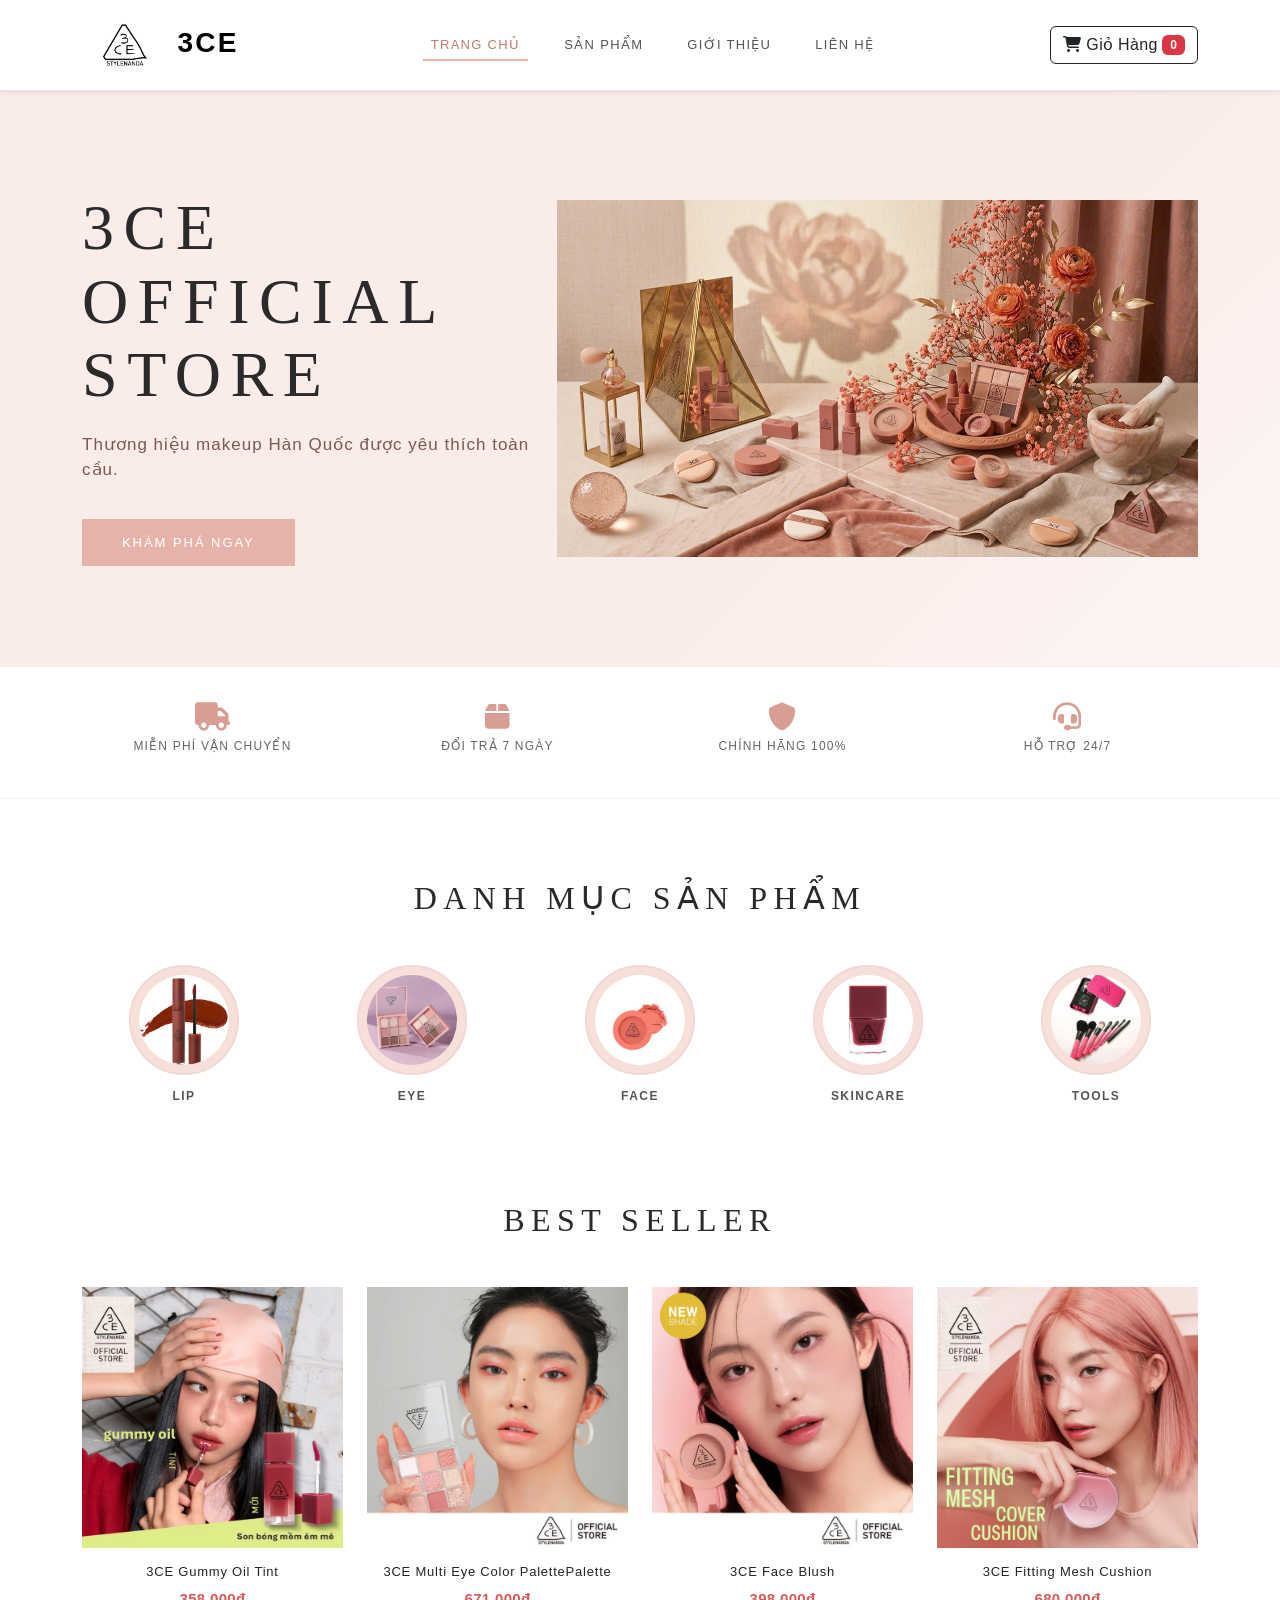
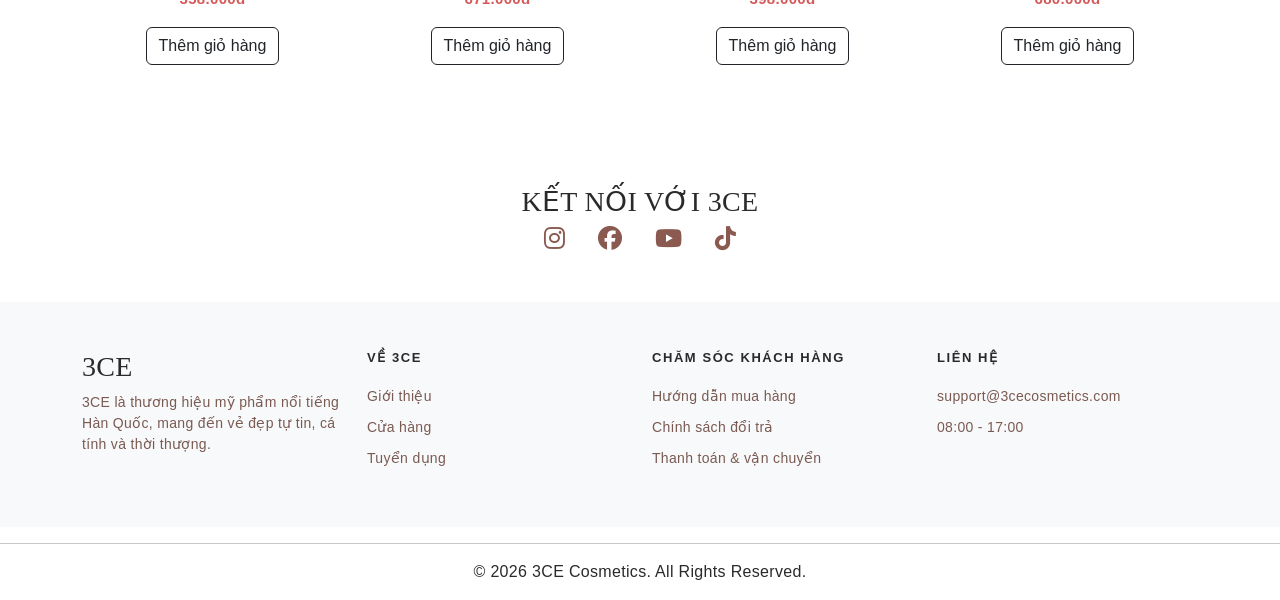
<file: index.html>
<!DOCTYPE html>
<html lang="vi">
<head>
<meta charset="UTF-8">
<meta name="viewport" content="width=device-width, initial-scale=1.0">

<title>3CE Cosmetics</title>

<link href="https://cdn.jsdelivr.net/npm/bootstrap@5.3.3/dist/css/bootstrap.min.css" rel="stylesheet">
<link rel="stylesheet" href="css/style.css">

<link rel="stylesheet"
href="https://cdnjs.cloudflare.com/ajax/libs/font-awesome/6.5.1/css/all.min.css">

</head>
<body>

<!-- NAVBAR -->

<nav class="navbar navbar-expand-lg bg-white shadow-sm">
<div class="container">

<a class="navbar-brand" href="#">
<img src="assets/logo.jpg"alt="3CE"  style="height:48px;"> <span class="fw-bold">3CE</span>
</a>

<button class="navbar-toggler"
data-bs-toggle="collapse"
data-bs-target="#menu">
<span class="navbar-toggler-icon"></span>
</button>

<div class="collapse navbar-collapse" id="menu">

<ul class="navbar-nav mx-auto">

<li class="nav-item">
<a class="nav-link active" href="index.html">
Trang Chủ
</a>
</li>

<li class="nav-item">
<a class="nav-link" href="html/san-pham.html">
Sản Phẩm
</a>
</li>

<li class="nav-item">
<a class="nav-link" href="html/gioi-thieu.html">
Giới Thiệu
</a>
</li>

<li class="nav-item">
<a class="nav-link" href="html/lien-he.html">
Liên Hệ
</a>
</li>

</ul>

<a href="#" class="btn btn-outline-dark" onclick="openCart();return false;">
<i class="fa-solid fa-cart-shopping"></i> Giỏ Hàng
<span class="badge bg-danger" id="cartCount">0</span>
</a>

</div>

</div>
</nav>
<!-- HERO -->

<section class="hero">

<div class="container">

<div class="row align-items-center">

<div class="col-lg-5">

<h1>
3CE OFFICIAL STORE
</h1>

<p>Thương hiệu makeup Hàn Quốc 
    được yêu thích toàn cầu.
</p>

<a href="html/san-pham.html"
class="btn btn-shop">
KHÁM PHÁ NGAY
</a>

</div>

<div class="col-lg-7 text-center">

<img src="assets/bannerrr.jpg"
class="img-fluid">


</div>

</div>

</div>

</section>

<!-- SERVICE -->

<section class="service">

<div class="container">

<div class="row text-center">

<div class="col-md-3">
<i class="fa-solid fa-truck"></i>
<h6>Miễn phí vận chuyển</h6>
</div>

<div class="col-md-3">
<i class="fa-solid fa-box"></i>
<h6>Đổi trả 7 ngày</h6>
</div>

<div class="col-md-3">
<i class="fa-solid fa-shield"></i>
<h6>Chính hãng 100%</h6>
</div>

<div class="col-md-3">
<i class="fa-solid fa-headset"></i>
<h6>Hỗ trợ 24/7</h6>
</div>

</div>

</div>

</section>

<!-- CATEGORY -->

<section class="category">

<div class="container">

<h2 class="text-center mb-5">
DANH MỤC SẢN PHẨM
</h2>

<div class="row text-center">

<div class="col">
<img src="assets/lip.jpg"
class="cate-img">
<p>LIP</p>
</div>

<div class="col">
<img src="assets/eyee.jpg"
class="cate-img">
<p>EYE</p>
</div>

<div class="col">
<img src="assets/facee.jpg"
class="cate-img">
<p>FACE</p>
</div>

<div class="col">
<img src="assets/naill.jpg"
class="cate-img">
<p>SKINCARE</p>
</div>

<div class="col">
<img src="assets/tools.jpg"
class="cate-img">
<p>TOOLS</p>
</div>

</div>

</div>

</section>

<!-- BEST SELLER -->

<section class="product">

<div class="container">

<h2 class="text-center mb-5">
BEST SELLER
</h2>

<div class="row">

<div class="col-md-3">

<div class="card">

<img src="assets/gummyoil.jpg"
class="card-img-top">

<div class="card-body text-center">

<h6>
3CE Gummy Oil Tint
</h6>

<p class="price">
358.000đ
</p>

<button class="btn btn-outline-dark" onclick="addToCart('3CE Gummy Oil Tint','358.000đ')">
Thêm giỏ hàng
</button>

</div>

</div>

</div>

<div class="col-md-3">

<div class="card">

<img src="assets/multieye.jpg"
class="card-img-top">

<div class="card-body text-center">

<h6>
3CE Multi Eye Color PalettePalette
</h6>

<p class="price">
671.000đ
</p>

<button class="btn btn-outline-dark" onclick="addToCart('3CE Multi Eye Color Palette','671.000đ')">
Thêm giỏ hàng
</button>

</div>

</div>

</div>

<div class="col-md-3">

<div class="card">

<img src="assets/faceblush.jpg"
class="card-img-top">

<div class="card-body text-center">

<h6>
3CE Face Blush
</h6>

<p class="price">
398.000đ
</p>

<button class="btn btn-outline-dark" onclick="addToCart('3CE Face Blush','398.000đ')">
Thêm giỏ hàng
</button>

</div>

</div>

</div>

<div class="col-md-3">

<div class="card">

<img src="assets/fittingmesh.jpg"
class="card-img-top">

<div class="card-body text-center">

<h6>
3CE Fitting Mesh Cushion
</h6>

<p class="price">
680.000đ
</p>

<button class="btn btn-outline-dark" onclick="addToCart('3CE Fitting Mesh Cushion','680.000đ')">
Thêm giỏ hàng
</button>

</div>

</div>

</div>

</div>

</div>

</section>

<!-- SOCIAL -->

<section class="text-center mb-5">

<div class="social mt-4">

<h3 >
KẾT NỐI VỚI 3CE
</h3>

<a href="#"><i class="fa-brands fa-instagram"></i></a>

<a href="#"><i class="fa-brands fa-facebook"></i></a>

<a href="#"><i class="fa-brands fa-youtube"></i></a>

<a href="#"><i class="fa-brands fa-tiktok"></i></a>

</div>

</section>

<!-- FOOTER -->

<footer class="mt-5 py-5 bg-light">

<div class="container">

    <div class="row">

        <!-- Cột 1 -->
        <div class="col-md-3">
            <h3>3CE</h3>

            <p>
                3CE là thương hiệu mỹ phẩm nổi tiếng Hàn Quốc,
                mang đến vẻ đẹp tự tin, cá tính và thời thượng.
            </p>
        </div>

        <!-- Cột 2 -->
        <div class="col-md-3">
            <h5>VỀ 3CE</h5>

            <p>Giới thiệu</p>
            <p>Cửa hàng</p>
            <p>Tuyển dụng</p>
        </div>

        <!-- Cột 3 -->
        <div class="col-md-3">
            <h5>CHĂM SÓC KHÁCH HÀNG</h5>

            <p>Hướng dẫn mua hàng</p>
            <p>Chính sách đổi trả</p>
            <p>Thanh toán & vận chuyển</p>
        </div>

        <!-- Cột 4 -->
        <div class="col-md-3">
            <h5>LIÊN HỆ</h5>

            <p>support@3cecosmetics.com</p>
            <p>08:00 - 17:00</p>
        </div>

    </div>

</div>

</footer>

<hr>

<p class="text-center">
© 2026 3CE Cosmetics. All Rights Reserved.
</p>

</div>

</footer>

<script src="https://cdn.jsdelivr.net/npm/bootstrap@5.3.3/dist/js/bootstrap.bundle.min.js"></script>

<!-- Giỏ hàng panel -->
<div id="cartPanel">
  <h5>🛒 Giỏ hàng</h5>
  <ul id="cartList"></ul>
  <div class="cart-panel-btns">
    <button class="btn btn-danger btn-sm flex-fill" onclick="buyNow()">Mua ngay</button>
    <button class="btn btn-outline-secondary btn-sm" onclick="closeCart()">Đóng</button>
  </div>
</div>

<script>
let cart = JSON.parse(localStorage.getItem("cart")) || [];

function addToCart(name, price) {
  cart.push({ name, price });
  localStorage.setItem("cart", JSON.stringify(cart));
  document.getElementById("cartCount").innerText = cart.length;
  alert("Đã thêm " + name + " vào giỏ hàng!");
}

function renderCart() {
  let list = document.getElementById("cartList");
  if (!cart.length) { list.innerHTML = "<li style=\"color:#999\">Giỏ hàng trống</li>"; return; }
  list.innerHTML = cart.map((it, idx) =>
    `<li>${it.name} - <b>${it.price}</b><button class="del-btn" onclick="removeCart(${idx})">✕</button></li>`
  ).join("");
}
function removeCart(idx) {
  cart.splice(idx, 1);
  localStorage.setItem("cart", JSON.stringify(cart));
  document.getElementById("cartCount").innerText = cart.length;
  renderCart();
}
function buyNow() {
  if (!cart.length) { alert("Giỏ hàng trống!"); return; }
  alert("Cảm ơn bạn đã mua hàng!\n" + cart.map(i => i.name + " - " + i.price).join("\n"));
  cart = [];
  localStorage.removeItem("cart");
  document.getElementById("cartCount").innerText = 0;
  renderCart();
}
function openCart() {
  renderCart();
  document.getElementById("cartPanel").style.display = "block";
}
function closeCart() {
  document.getElementById("cartPanel").style.display = "none";
}

document.getElementById("cartCount").innerText = cart.length;
</script>

</body>
</html>
</file>
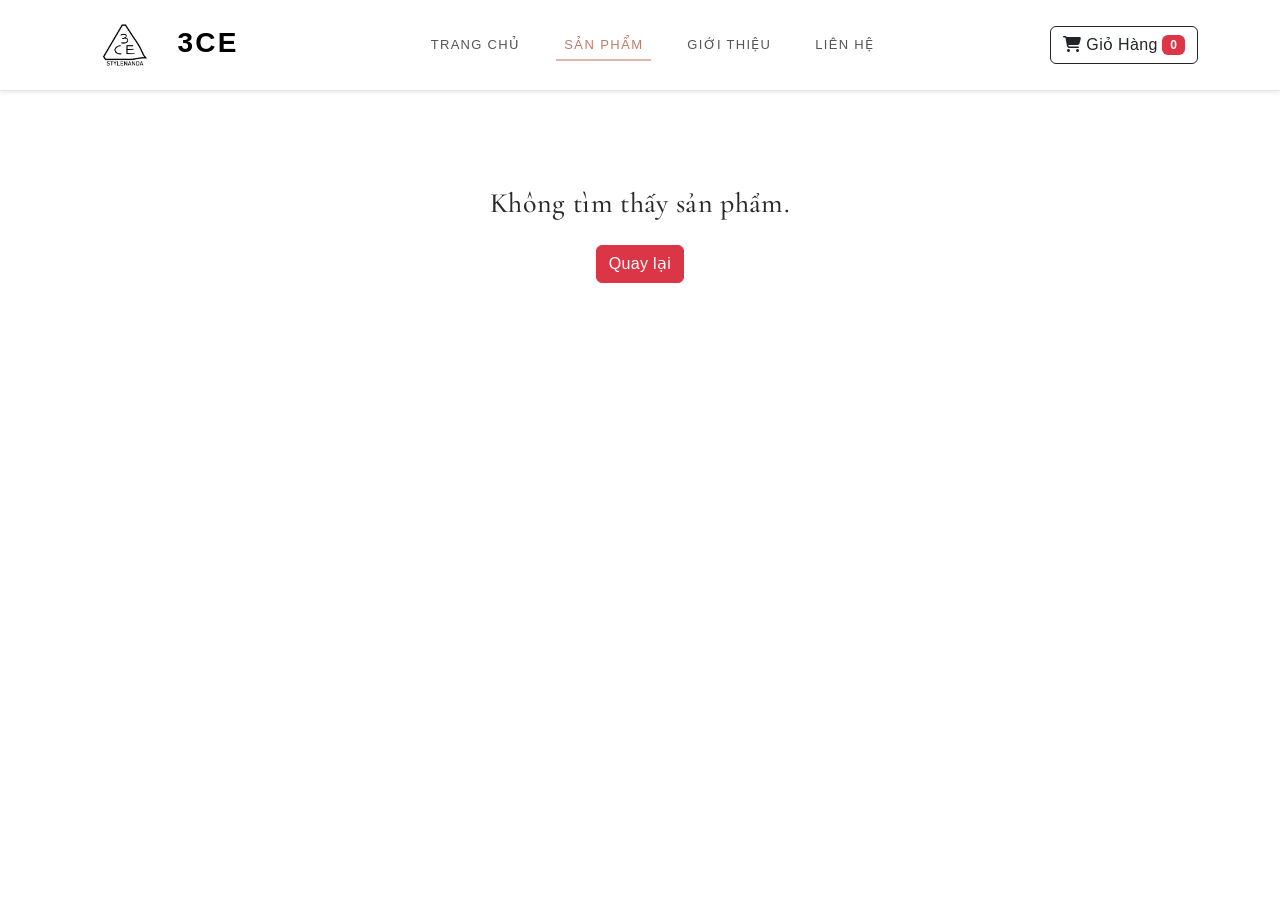
<file: html/chi-tiet.html>
<!DOCTYPE html>
<html lang="vi">
<head>
<meta charset="UTF-8">
<link href="https://fonts.googleapis.com/css2?family=Cormorant+Garamond:wght@300;400;600&display=swap" rel="stylesheet">
<title>Chi tiết sản phẩm</title>
<link href="https://cdn.jsdelivr.net/npm/bootstrap@5.3.3/dist/css/bootstrap.min.css" rel="stylesheet">
<link rel="stylesheet" href="../css/style.css">
<link rel="stylesheet" href="https://cdnjs.cloudflare.com/ajax/libs/font-awesome/6.5.1/css/all.min.css">
</head>
<body>

<nav class="navbar navbar-expand-lg bg-white shadow-sm">
<div class="container">
<a class="navbar-brand" href="../index.html"><img src="../assets/logo.jpg" alt="3CE" style="height:48px;"> <span class="fw-bold">3CE</span></a>
<button class="navbar-toggler" data-bs-toggle="collapse" data-bs-target="#menu">
<span class="navbar-toggler-icon"></span>
</button>
<div class="collapse navbar-collapse" id="menu">
<ul class="navbar-nav mx-auto">
<li class="nav-item"><a class="nav-link" href="../index.html">Trang Chủ</a></li>
<li class="nav-item"><a class="nav-link active" href="san-pham.html">Sản Phẩm</a></li>
<li class="nav-item"><a class="nav-link" href="gioi-thieu.html">Giới Thiệu</a></li>
<li class="nav-item"><a class="nav-link" href="lien-he.html">Liên Hệ</a></li>
</ul>
<a href="#" class="btn btn-outline-dark" onclick="openCart();return false;">
<i class="fa-solid fa-cart-shopping"></i> Giỏ Hàng
<span id="cartCount" class="badge bg-danger">0</span>
</a>
</div>
</div>
</nav>

<div class="container py-5">
  <div id="productDetail"></div>
  <div id="notFound" class="text-center py-5" style="display:none">
    <h3>Không tìm thấy sản phẩm.</h3>
    <a href="san-pham.html" class="btn btn-danger mt-3">Quay lại</a>
  </div>
</div>

<button id="cartBtn" class="cart-float" style="display:none">
  🛒 Giỏ hàng (<span>0</span>)
</button>
<div id="cartPanel">
  <h5>🛒 Giỏ hàng</h5>
  <ul id="cartList"></ul>
  <div class="cart-panel-btns">
    <button class="btn btn-danger btn-sm flex-fill" onclick="buyNow()">Mua ngay</button>
    <button class="btn btn-outline-secondary btn-sm" onclick="closeCart()">Đóng</button>
  </div>
</div>

<script src="https://cdn.jsdelivr.net/npm/bootstrap@5.3.3/dist/js/bootstrap.bundle.min.js"></script>
<script>
const products = {
  cashmere: {
    name: "Cashmere Hug",
    type: "Son thỏi",
    price: "371.000đ",
    img: "../assets/cashmere.jpg",
    desc: "Son thỏi Cashmere Hug với chất son mềm mịn, độ bám màu cao, giúp đôi môi lên màu tự nhiên và căng mượt suốt nhiều giờ.",
    colors: [
      { name: "Oat - Be yến mạch", img: "../assets/oat.jpg" },
      { name: "Pure Blend - Hồng da", img: "../assets/pureblend.jpg" },
      { name: "Your Side - Hồng đất", img: "../assets/yourside.jpg" },
      { name: "Text Me - Hồng mận", img: "../assets/textme.jpg" },
      { name: "Cozy Whisper - Hồng hạ", img: "../assets/cozywhisper.jpg" },
      { name: "Buddy - Hồng cá hồi", img: "../assets/buddy.jpg" },
      { name: "Knit - Hồng khô", img: "../assets/knit.jpg" },
      { name: "Hush Red - Đỏ mâm xôi", img: "../assets/hushred.jpg" },
      { name: "Taupe Beige - Nâu đất", img: "../assets/taupebeige.jpg" },
      { name: "Dreamy - Hồng mơ", img: "../assets/dreamy.jpg" }
    ]
  },
  glazy: {
    name: "Glazy Lip Glow",
    type: "Son bóng",
    price: "398.000đ",
    img: "../assets/glazy.jpg",
    desc: "Glazy Lip Glow là dòng son bóng dưỡng môi của 3CE với hiệu ứng căng mọng tự nhiên, giúp đôi môi luôn mềm mượt và tràn đầy sức sống.",
    colors: [
      { name: "#30 Melting Smore", img: "../assets/meltingsmore.jpg" },
      { name: "#31 Lavender Cre", img: "../assets/lavendercre.jpg" },
      { name: "#32 Peachy Filli", img: "../assets/peachyfilli.jpg" },
      { name: "#33 Cool Sweetie", img: "../assets/coolsweetie.jpg" },
      { name: "#34 Rose Glaze", img: "../assets/roseglaze.jpg" },
      { name: "#35 Pink Tube", img: "../assets/pinktube.jpg" },
      { name: "#36 Double Grape", img: "../assets/doublegrape.jpg" },
      { name: "#37 Raspberry Co", img: "../assets/raspberryco.jpg" },
      { name: "#38 Salty Sweet", img: "../assets/saltysweet.jpg" },
      { name: "#39 Bouncy Cherr", img: "../assets/bouncycherr.jpg" },
      { name: "#40 Baked Peach", img: "../assets/bakedpeach.jpg" }
    ]
  },
  sketch: {
    name: "Son sáp Sketch Stick",
    type: "Son sáp",
    price: "358.000đ",
    img: "../assets/sketch.jpg",
    desc: "Sketch Stick là dòng son sáp của 3CE với thiết kế dạng bút tiện lợi, chất son mềm mịn, lên màu chuẩn, bám môi tốt và tạo hiệu ứng lì tự nhiên.",
    colors: [
      { name: "02 - Unfolding Rose", img: "../assets/unfoldingrose.jpg" },
      { name: "03 - Softly Spoken", img: "../assets/softlyspoken.jpg" },
      { name: "05 - High Standard", img: "../assets/highstandard.jpg" },
      { name: "06 - Always Enough", img: "../assets/alwaysenough.jpg" },
      { name: "07 - Burnt Orange", img: "../assets/burntorange.jpg" },
      { name: "10 - Already Booked", img: "../assets/alreadybooked.jpg" },
      { name: "11 - Soft Clay", img: "../assets/softclay.jpg" },
      { name: "13 - Silent Bloom", img: "../assets/silentbloom.jpg" }
    ]
  },
  blurmatte: {
    name: "Blur Matte Lipstick",
    type: "Son lì",
    price: "478.000đ",
    img: "../assets/blurmatte.jpg",
    desc: "Blur Matte Lipstick là dòng son lì cao cấp của 3CE với chất son mịn như nhung, giúp che phủ rãnh môi hiệu quả và tạo hiệu ứng môi mềm mại.",
    colors: [
      { name: "Newtro Wave - Đỏ lạnh", img: "../assets/newtrowave.jpg" },
      { name: "Pure Layer - Hồng cam", img: "../assets/purelayer.jpg" },
      { name: "Apricot Filter - Cam đào", img: "../assets/apricotfilter.jpg" },
      { name: "Salty Cinnamon - Nude", img: "../assets/saltycinnamon.jpg" },
      { name: "In The Fog - Hồng nude", img: "../assets/inthefog.jpg" },
      { name: "Misty Day - Hồng tím", img: "../assets/mistyday.jpg" },
      { name: "Mauve Drizzle - Đỏ nho", img: "../assets/mauvedrizzle.jpg" },
      { name: "Rosiness - Hồng khô", img: "../assets/rosiness.jpg" }
    ]
  },
  blurwater: {
    name: "Blur Water Tint",
    type: "Son kem tint",
    price: "398.000đ",
    img: "../assets/blurwater.jpg",
    desc: "Blur Water Tint là dòng son kem tint của 3CE với kết cấu mỏng nhẹ, dễ tán và tạo hiệu ứng môi mờ tự nhiên.",
    colors: [
      { name: "Laydown - Hồng trầm", img: "../assets/laydown.jpg" },
      { name: "Bake Beige - Nâu cam", img: "../assets/bakebeige.jpg" },
      { name: "Casual Affair - Hồng", img: "../assets/casualaffair.jpg" },
      { name: "Coral Moon - Cam gạch", img: "../assets/coralmoon.jpg" },
      { name: "Pink Guava - Hồng đào", img: "../assets/pinkguava.jpg" },
      { name: "Spot Player - Táo đỏ", img: "../assets/spotplayer.jpg" },
      { name: "Play Off - Đỏ hồng", img: "../assets/playoff.jpg" },
      { name: "Double Wind - Hồng khô", img: "../assets/doublewind.jpg" },
      { name: "Breeze Way - Cam ngọt", img: "../assets/breezeway.jpg" },
      { name: "Sepia - Đỏ táo trầm", img: "../assets/sepia.jpg" },
      { name: "Early Hour - Hồng ngọt", img: "../assets/earlyhour.jpg" },
      { name: "More Peach - Cam đào", img: "../assets/morepeach.jpg" },
      { name: "First Letter - Hồng", img: "../assets/firstletter.jpg" },
      { name: "Chasing Rose - Hồng", img: "../assets/chasingrose.jpg" },
      { name: "Warmth - Cam sữa", img: "../assets/warmth.jpg" },
      { name: "Night Talk - Hồng nude", img: "../assets/nighttalk.jpg" },
      { name: "Dear March - Cam nude", img: "../assets/dearmarch.jpg" },
      { name: "Soft Spoken", img: "../assets/softspoken.jpg" },
      { name: "Midnight Call", img: "../assets/midnightcall.jpg" }
    ]
  },
  velvetplush: {
    name: "Velvet Plush",
    type: "Son kem lì",
    price: "448.000đ",
    img: "../assets/velvetplush.jpg",
    desc: "Velvet Plush là dòng son kem lì nổi bật của 3CE với chất son mềm mượt, tạo hiệu ứng môi căng đầy và mịn như nhung.",
    colors: [
      { name: "#01 Speak Up", img: "../assets/speakupplush.jpg" },
      { name: "#02 Taupe", img: "../assets/taupeplush.jpg" },
      { name: "#03 Daffodil", img: "../assets/daffodilplush.jpg" },
      { name: "#07 Dusky Pink", img: "../assets/duskypink.jpg" },
      { name: "#08 Figtachio", img: "../assets/figtachio.jpg" },
      { name: "#09 Childlike", img: "../assets/childlikeplush.jpg" },
      { name: "#10 Cashmere Nude", img: "../assets/cashmerenudeplush.jpg" },
      { name: "#21 Heated", img: "../assets/heated.jpg" },
      { name: "#22 Spiced Latte", img: "../assets/spicedlatte.jpg" },
      { name: "#23 Darkest Hour", img: "../assets/darkesthour.jpg" },
      { name: "#24 Molten Copper", img: "../assets/moltencopper.jpg" },
      { name: "#25 Self Made", img: "../assets/selfmade.jpg" },
      { name: "#26 Coffee Date", img: "../assets/coffeedate.jpg" },
      { name: "#27 Plum Smoke", img: "../assets/plumsmoke.jpg" },
      { name: "#28 Layover", img: "../assets/layover.jpg" },
      { name: "#29 Apricot Crust", img: "../assets/apricotcrust.jpg" }
    ]
  },
  velvetlip: {
    name: "Velvet Lip Tint",
    type: "Son tint lì",
    price: "398.000đ",
    img: "../assets/velvetlip.jpg",
    desc: "Velvet Lip Tint là dòng son tint lì của 3CE với kết cấu mịn nhẹ, giúp đôi môi lên màu tự nhiên và mềm mại.",
    colors: [
      { name: "Childlike - Cam cháy", img: "../assets/childliketint.jpg" },
      { name: "Pink Break - Cánh hồng", img: "../assets/pinkbreak.jpg" },
      { name: "Daffodil - Đậu đỏ", img: "../assets/daffodiltint.jpg" },
      { name: "Going Right - Cam đào", img: "../assets/goingright.jpg" },
      { name: "Private - Đỏ lạnh", img: "../assets/private.jpg" },
      { name: "New Nude - Mật ong", img: "../assets/newnude.jpg" },
      { name: "Taupe - Gạch đỏ", img: "../assets/taupe.jpg" },
      { name: "Best Ever - Đỏ hồng", img: "../assets/bestever.jpg" },
      { name: "Speak Up - Lê đỏ ngâm", img: "../assets/speakuptint.jpg" },
      { name: "Think Again - Mơ ngọt", img: "../assets/thinkagain.jpg" },
      { name: "Cashmere Nude - Hồng", img: "../assets/cashmerenudetint.jpg" },
      { name: "Definition - Đất nung", img: "../assets/definition.jpg" },
      { name: "Walk N Talk - Cam sữa", img: "../assets/walkntalk.jpg" },
      { name: "Bitter Hour - Đỏ đất", img: "../assets/bitterhour.jpg" }
    ]
  },
  hazylip: {
    name: "Hazy Lip Clay",
    type: "Son kem lì",
    price: "408.000đ",
    img: "../assets/hazylip.jpg",
    desc: "Hazy Lip Clay là dòng son kem lì của 3CE với chất son mềm mịn như đất sét, tạo hiệu ứng môi mờ thời thượng.",
    colors: [
      { name: "Mauvrown - Nâu đỏ đất", img: "../assets/mauvrown.jpg" },
      { name: "Cherry Fluff - Hồng", img: "../assets/cherryfluff.jpg" },
      { name: "Warm Brownie - Cam nâu", img: "../assets/warmbrownie.jpg" },
      { name: "Common Stranger - Cam", img: "../assets/commonstranger.jpg" },
      { name: "Plum Pudding - Đỏ mận", img: "../assets/plumpudding.jpg" },
      { name: "Butter Beige - Cam đào", img: "../assets/butterbeige.jpg" },
      { name: "Paintingcot - Đào đỏ", img: "../assets/paintingcot.jpg" },
      { name: "Typegirl - Hồng lựu", img: "../assets/typegirl.jpg" },
      { name: "Whip Red - Đỏ mận", img: "../assets/whipred.jpg" },
      { name: "Hipamine - Nâu đỏ", img: "../assets/hipamine.jpg" }
    ]
  },
  gummyoil: {
    name: "Gummy Oil Tint",
    type: "Son tint bóng",
    price: "358.000đ",
    img: "../assets/gummyoil.jpg",
    desc: "Gummy Oil Tint là dòng son tint bóng kết hợp dưỡng môi của 3CE, mang đến đôi môi căng mọng và tràn đầy sức sống.",
    colors: [
      { name: "01 - Bagel Peach", img: "../assets/bagelpeach.jpg" },
      { name: "02 - Melting Gummy", img: "../assets/meltinggummy.jpg" },
      { name: "03 - Glowy", img: "../assets/glowy.jpg" },
      { name: "04 - Rose Gummy", img: "../assets/rosegummy.jpg" },
      { name: "05 - Mocha Syrup", img: "../assets/mochasyrup.jpg" },
      { name: "06 - Mauve Jelly", img: "../assets/mauvejelly.jpg" },
      { name: "07 - Summer Bite", img: "../assets/summerbite.jpg" },
      { name: "08 - Dew On", img: "../assets/dewon.jpg" },
      { name: "09 - Taupe Drop", img: "../assets/taupedrop.jpg" },
      { name: "13 - Pearl Cloud", img: "../assets/pearlcloud.jpg" }
    ]
  },
  dropglow: {
    name: "Drop Glow Gel",
    type: "Son bóng gel",
    price: "378.000đ",
    img: "../assets/dropglow.jpg",
    desc: "Drop Glow Gel là dòng son bóng của 3CE với kết cấu gel mượt mà, mang lại hiệu ứng căng bóng tự nhiên cho đôi môi.",
    colors: [
      { name: "Youth - Hồng dưa mật", img: "../assets/youth.jpg" },
      { name: "Raw Apple - Đỏ táo", img: "../assets/rawapple.jpg" },
      { name: "Essential - Hồng dâu", img: "../assets/essential.jpg" },
      { name: "Neat - Đỏ ngọt", img: "../assets/neat.jpg" },
      { name: "Calming - Hồng tím", img: "../assets/calming.jpg" },
      { name: "Shy - Hồng thanh long", img: "../assets/shy.jpg" },
      { name: "Weekend - Hồng khô", img: "../assets/weekend.jpg" },
      { name: "Milder - Hồng lạnh", img: "../assets/milder.jpg" },
      { name: "Very Sure - Đậu tím", img: "../assets/verysure.jpg" },
      { name: "Wonder - Hồng nho đá", img: "../assets/wonder.jpg" }
    ]
  },
  misty: {
    name: "Misty Lip Bare",
    type: "Son dưỡng có màu",
    price: "448.000đ",
    img: "../assets/misty.jpg",
    desc: "Misty Lip Bare là dòng son bóng dưỡng môi của 3CE với hiệu ứng màu trong trẻo và tự nhiên.",
    colors: [
      { name: "01 - Nude Whisper", img: "../assets/nudewhisper.jpg" },
      { name: "02 - Earlier", img: "../assets/earlier.jpg" },
      { name: "03 - Milky Illusion", img: "../assets/milkyillusion.jpg" },
      { name: "04 - Pink Scheme", img: "../assets/pinkscheme.jpg" },
      { name: "05 - Coral Drench", img: "../assets/coraldrench.jpg" },
      { name: "06 - Tulip Fuzz", img: "../assets/tulipfuzz.jpg" },
      { name: "07 - Sun Pause", img: "../assets/sunpause.jpg" },
      { name: "08 - Chili Flame", img: "../assets/chiliflame.jpg" },
      { name: "09 - Taupe Drop", img: "../assets/taupedrop.jpg" },
      { name: "10 - Quiet Taupe", img: "../assets/quiettaupe.jpg" },
      { name: "11 - Rose Sigh", img: "../assets/rosesigh.jpg" }
    ]
  },
  faceblush: {
    name: "Face Blush",
    type: "Phấn má nén",
    price: "398.000đ",
    img: "../assets/faceblush.jpg",
    desc: "Face Blush là dòng phấn má của 3CE với chất phấn mịn nhẹ, giúp tạo hiệu ứng ửng hồng tự nhiên cho gương mặt.",
    colors: [
      { name: "Nude Peach - Be Nude", img: "../assets/nudepeach.jpg" },
      { name: "Mono Pink - Hồng khô", img: "../assets/monopink.jpg" },
      { name: "Rose Beige - Cam đào", img: "../assets/rosebeige.jpg" },
      { name: "Soft Salmon - San hô", img: "../assets/softsalmon.jpg" },
      { name: "Peach Splash", img: "../assets/peachsplash.jpg" },
      { name: "Pure Cake - Hồng kem", img: "../assets/purecake.jpg" },
      { name: "Delectable", img: "../assets/delectable.jpg" },
      { name: "City Mauve", img: "../assets/citymauve.jpg" },
      { name: "Maple Toast", img: "../assets/mapletoast.jpg" }
    ]
  },
  blushlighter: {
    name: "Blushlighter",
    type: "Phấn má bắt sáng",
    price: "448.000đ",
    img: "../assets/blushlighter.jpg",
    desc: "Blushlighter là sản phẩm kết hợp giữa phấn má và bắt sáng, giúp gương mặt thêm rạng rỡ và có chiều sâu.",
    colors: [
      { name: "Lazy Talk", img: "../assets/lazytalk.jpg" },
      { name: "Slick", img: "../assets/slick.jpg" },
      { name: "Early Now", img: "../assets/earlynow.jpg" },
      { name: "What If", img: "../assets/whatif.jpg" },
      { name: "Beige Hour", img: "../assets/beigehour.jpg" },
      { name: "Coral Flush", img: "../assets/coralflush.jpg" },
      { name: "Middy Hype", img: "../assets/middyhype.jpg" }
    ]
  },
  bouncyblur: {
    name: "Bouncy Blur Balm",
    type: "Phấn má dạng balm",
    price: "428.000đ",
    img: "../assets/bouncyblur.jpg",
    desc: "Bouncy Blur Balm là phấn má dạng balm của 3CE với kết cấu mềm mượt, giúp tạo hiệu ứng má hồng tự nhiên và căng mịn.",
    colors: [
      { name: "Fig Soda", img: "../assets/figsoda.jpg" },
      { name: "Pink Petal", img: "../assets/pinkpetal.jpg" },
      { name: "Beige Crush", img: "../assets/beigecrush.jpg" },
      { name: "Desert Heat", img: "../assets/desertheat.jpg" },
      { name: "Charmed", img: "../assets/charmed.jpg" },
      { name: "Lilac Whisper", img: "../assets/lilacwhisper.jpg" },
      { name: "Sweet On You", img: "../assets/sweetonyou.jpg" }
    ]
  },
  newtake: {
    name: "New Take",
    type: "Phấn má nén",
    price: "448.000đ",
    img: "../assets/newtake.jpg",
    desc: "New Take là dòng phấn má của 3CE với bảng màu trẻ trung và hiện đại. Chất phấn mịn, lên màu tự nhiên, dễ điều chỉnh độ đậm nhạt.",
    colors: [
      { name: "Youth Pink - Hồng tươi", img: "../assets/youthpink.jpg" },
      { name: "How Dare - Hồng nâu", img: "../assets/howdare.jpg" },
      { name: "The Motion - Hồng cam", img: "../assets/themotion.jpg" },
      { name: "Slide Slowly - Đậu đỏ", img: "../assets/slideslowly.jpg" }
    ]
  },
  multieye: {
    name: "Multi Eye Color Palette",
    type: "Bảng phấn mắt",
    price: "671.000đ",
    img: "../assets/multieye.jpg",
    desc: "Multi Eye Color Palette là bảng phấn mắt nổi tiếng của 3CE với nhiều tông màu hài hòa từ lì đến nhũ.",
    colors: [
      { name: "Beach Muse - Hồng ấm", img: "../assets/beachmuse.jpg" },
      { name: "Dry Bouquet - Đất ấm", img: "../assets/drybouquet.jpg" },
      { name: "Auto Focus - Hồng mát", img: "../assets/autofocus.jpg" },
      { name: "Delightful - Lấp lánh", img: "../assets/delightful.jpg" },
      { name: "Some Def - Nâu nude", img: "../assets/somedef.jpg" },
      { name: "Dear Nude", img: "../assets/dearnude.jpg" },
      { name: "Auto Focus Multi Eye", img: "../assets/autofocusmultieye.jpg" }
    ]
  },
  colorgrid: {
    name: "Color Grid Eyeshadow",
    type: "Bảng phấn mắt",
    price: "398.000đ",
    img: "../assets/colorgrid.jpg",
    desc: "Color Grid Eyeshadow là bảng phấn mắt nhỏ gọn với những gam màu thời thượng, phù hợp cho cả trang điểm hằng ngày và dự tiệc.",
    colors: [
      { name: "Peach Glaze", img: "../assets/peachglaze.jpg" },
      { name: "Mint Zest", img: "../assets/mintzest.jpg" },
      { name: "Mauve Like", img: "../assets/mauvelike.jpg" },
      { name: "Lost In Pink", img: "../assets/lostinpink.jpg" },
      { name: "Flame Plick", img: "../assets/flameplick.jpg" },
      { name: "Butter Cream", img: "../assets/buttercream.jpg" }
    ]
  },
  layeritall: {
    name: "Layer It All",
    type: "Palette đa năng",
    price: "588.000đ",
    img: "../assets/layeritall.jpg",
    desc: "Layer It All là bộ sản phẩm trang điểm đa năng của 3CE, kết hợp các tông màu mắt, má và tạo khối trong cùng một thiết kế tiện lợi.",
    colors: [
      { name: "Eye-Rosy Hip", img: "../assets/eyerosyhip.jpg" },
      { name: "Eye-Pink Soda", img: "../assets/eyepinksoda.jpg" },
      { name: "Eye-Nutty Brown", img: "../assets/eyenuttybrown.jpg" },
      { name: "Blush-Rosy Tan", img: "../assets/blushrosytan.jpg" },
      { name: "Blush-Cloud Pink", img: "../assets/blushcloudpink.jpg" },
      { name: "Blush-Nutty Vibe", img: "../assets/blushnuttyvibe.jpg" },
      { name: "Contour-Soft Brown", img: "../assets/contoursoftbrown.jpg" },
      { name: "Contour-Ash Brown", img: "../assets/contourashbrown.jpg" }
    ]
  },
  fittingmesh: {
    name: "Fitting Mesh Cover Cushion",
    type: "Cushion",
    price: "420.000đ",
    img: "../assets/fittingmesh.jpg",
    desc: "Fitting Mesh Cover Cushion là dòng kem nền dạng cushion của 3CE với khả năng che phủ hiệu quả và tạo lớp nền mỏng nhẹ tự nhiên.",
    colors: [
      { name: "W01 - Tone ấm", img: "../assets/w01.jpg" },
      { name: "W02 - Tone ấm", img: "../assets/w02.jpg" },
      { name: "W04 - Tone ấm", img: "../assets/w04.jpg" },
      { name: "W05 - Tone ấm", img: "../assets/w05.jpg" },
      { name: "P01 - Tone lạnh", img: "../assets/p01.jpg" },
      { name: "P02 - Tone lạnh", img: "../assets/p02.jpg" },
      { name: "N01 - Trung tính", img: "../assets/n01.jpg" },
      { name: "N1.5 - Trung tính", img: "../assets/n15.jpg" },
      { name: "N02 - Trung tính", img: "../assets/n02.jpg" },
      { name: "N03 - Trung tính", img: "../assets/n03.jpg" }
    ]
  },
  kemay: {
    name: "Easy Brow Designing Pencil",
    type: "Chì kẻ mày",
    price: "368.000đ",
    img: "../assets/kemay.jpg",
    desc: "Easy Brow Designing Pencil là chì kẻ mày của 3CE với đầu bút mềm mịn, giúp tạo dáng chân mày tự nhiên và sắc nét.",
    colors: [
      { name: "Brownie Brown - Nâu", img: "../assets/browniebrown.jpg" },
      { name: "Deep Brown - Nâu đậm", img: "../assets/deepbrown.jpg" },
      { name: "Ebony - Nâu gỗ", img: "../assets/ebony.jpg" }
    ]
  },
  mascara: {
    name: "Super Slim Waterproof",
    type: "Mascara chống nước",
    price: "378.000đ",
    img: "../assets/mascara.jpg",
    desc: "Super Slim Waterproof là mascara chống nước của 3CE với đầu cọ siêu mảnh, giúp chuốt đều từng sợi mi từ gốc đến ngọn.",
    colors: []
  },
  shimmermakeup: {
    name: "Shimmer Makeup Fixer",
    type: "Setting Spray",
    price: "388.000đ",
    img: "../assets/shimmermakeup.jpg",
    desc: "Shimmer Makeup Fixer là xịt khóa trang điểm giúp cố định lớp makeup lâu trôi hơn và mang lại hiệu ứng căng bóng nhẹ nhàng.",
    colors: []
  },
  naturalfinish: {
    name: "Natural Finish Loose Powder",
    type: "Phấn phủ dạng bột",
    price: "458.000đ",
    img: "../assets/naturalfinish.jpg",
    desc: "Natural Finish Loose Powder là phấn phủ dạng bột của 3CE giúp kiểm soát dầu thừa và cố định lớp nền hiệu quả.",
    colors: [
      { name: "001 Da sáng", img: "../assets/001dasang.jpg" },
      { name: "002 Da trung bình", img: "../assets/002datrungbinh.jpg" }
    ]
  },
  combo: {
    name: "3CE Son Cashmere Mini & Voucher Tous Les Jours",
    type: "Combo quà tặng",
    price: "700.000đ",
    img: "../assets/combo.jpg",
    desc: "Bộ sản phẩm kết hợp son Cashmere Mini của 3CE cùng voucher từ Tous Les Jours. Lựa chọn phù hợp để làm quà tặng.",
    colors: []
  }
};

const id = new URLSearchParams(window.location.search).get("id");
const p = products[id];

if (p) {
  const colorBtns = p.colors.map((c, i) =>
    `<button class="btn btn-outline-danger btn-sm color-btn" onclick="changeColor('${c.img}', this)">${c.name}</button>`
  ).join(" ");

  document.getElementById("productDetail").innerHTML = `
    <div class="row g-4">
      <div class="col-md-5 text-center">
        <img id="mainImg" src="${p.img}" class="img-fluid rounded shadow" alt="${p.name}">
      </div>
      <div class="col-md-7">
        <h2>${p.name}</h2>
        <h4 class="text-danger">${p.price}</h4>
        <p>${p.desc}</p>
        <table class="table table-bordered mt-3">
          <tr><th>Danh mục</th><td>Sản phẩm làm đẹp</td></tr>
          <tr><th>Loại sản phẩm</th><td>${p.type}</td></tr>
          <tr><th>Thương hiệu</th><td>3CE</td></tr>
          <tr><th>Giá bán</th><td>${p.price}</td></tr>
        </table>
        ${p.colors.length ? `<h6>Phân loại màu sắc</h6><div class="d-flex flex-wrap gap-2 mb-3">${colorBtns}</div>` : ""}
        <button class="btn btn-danger me-2" onclick="addToCart(p.name, p.price)">🛒 Thêm vào giỏ hàng</button>
        <a href="san-pham.html" class="btn btn-secondary">Quay lại</a>
      </div>
    </div>`;
} else {
  document.getElementById("notFound").style.display = "block";
}

function changeColor(src, btn) {
  document.getElementById("mainImg").src = src;
  document.querySelectorAll(".color-btn").forEach(b => b.classList.remove("active"));
  btn.classList.add("active");
}

function addToCart(name, price) {
  let cart = JSON.parse(localStorage.getItem("cart")) || [];
  cart.push({ name, price });
  localStorage.setItem("cart", JSON.stringify(cart));
  document.getElementById("cartCount").innerText = cart.length;
  alert("Đã thêm " + name + " vào giỏ hàng!");
}

function renderCart() {
  let cart = JSON.parse(localStorage.getItem("cart")) || [];
  let list = document.getElementById("cartList");
  if (!cart.length) { list.innerHTML = "<li style=\"color:#999\">Giỏ hàng trống</li>"; return; }
  list.innerHTML = cart.map((it, idx) =>
    `<li>${it.name} - <b>${it.price}</b><button class="del-btn" onclick="removeCart(${idx})">✕</button></li>`
  ).join("");
}
function removeCart(idx) {
  let cart = JSON.parse(localStorage.getItem("cart")) || [];
  cart.splice(idx, 1);
  localStorage.setItem("cart", JSON.stringify(cart));
  document.getElementById("cartCount").innerText = cart.length;
  renderCart();
}
function buyNow() {
  let cart = JSON.parse(localStorage.getItem("cart")) || [];
  if (!cart.length) { alert("Giỏ hàng trống!"); return; }
  alert("Cảm ơn bạn đã mua hàng!\n" + cart.map(i => i.name + " - " + i.price).join("\n"));
  localStorage.removeItem("cart");
  document.getElementById("cartCount").innerText = 0;
  renderCart();
}
function openCart() {
  renderCart();
  document.getElementById("cartPanel").style.display = "block";
}
function closeCart() {
  document.getElementById("cartPanel").style.display = "none";
}

document.getElementById("cartCount").innerText = (JSON.parse(localStorage.getItem("cart")) || []).length;
</script>
</body>
</html>
</file>
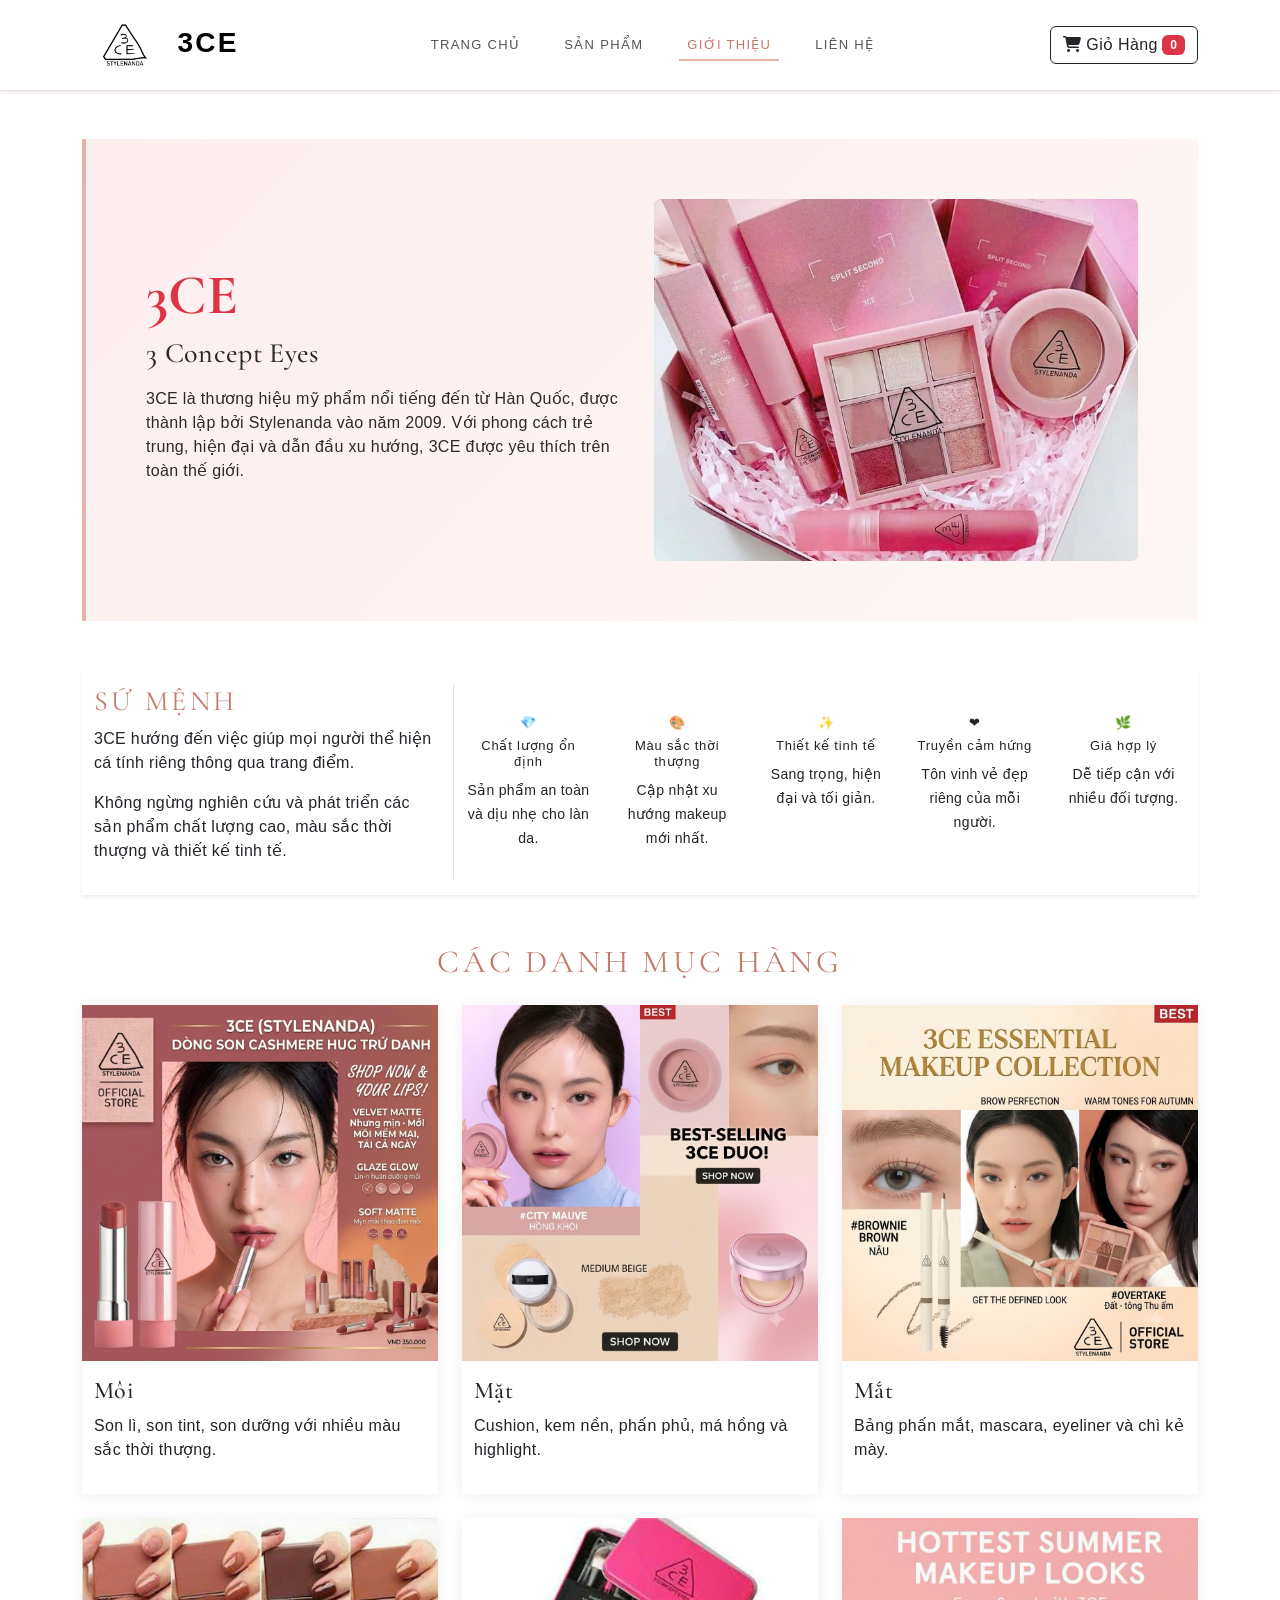
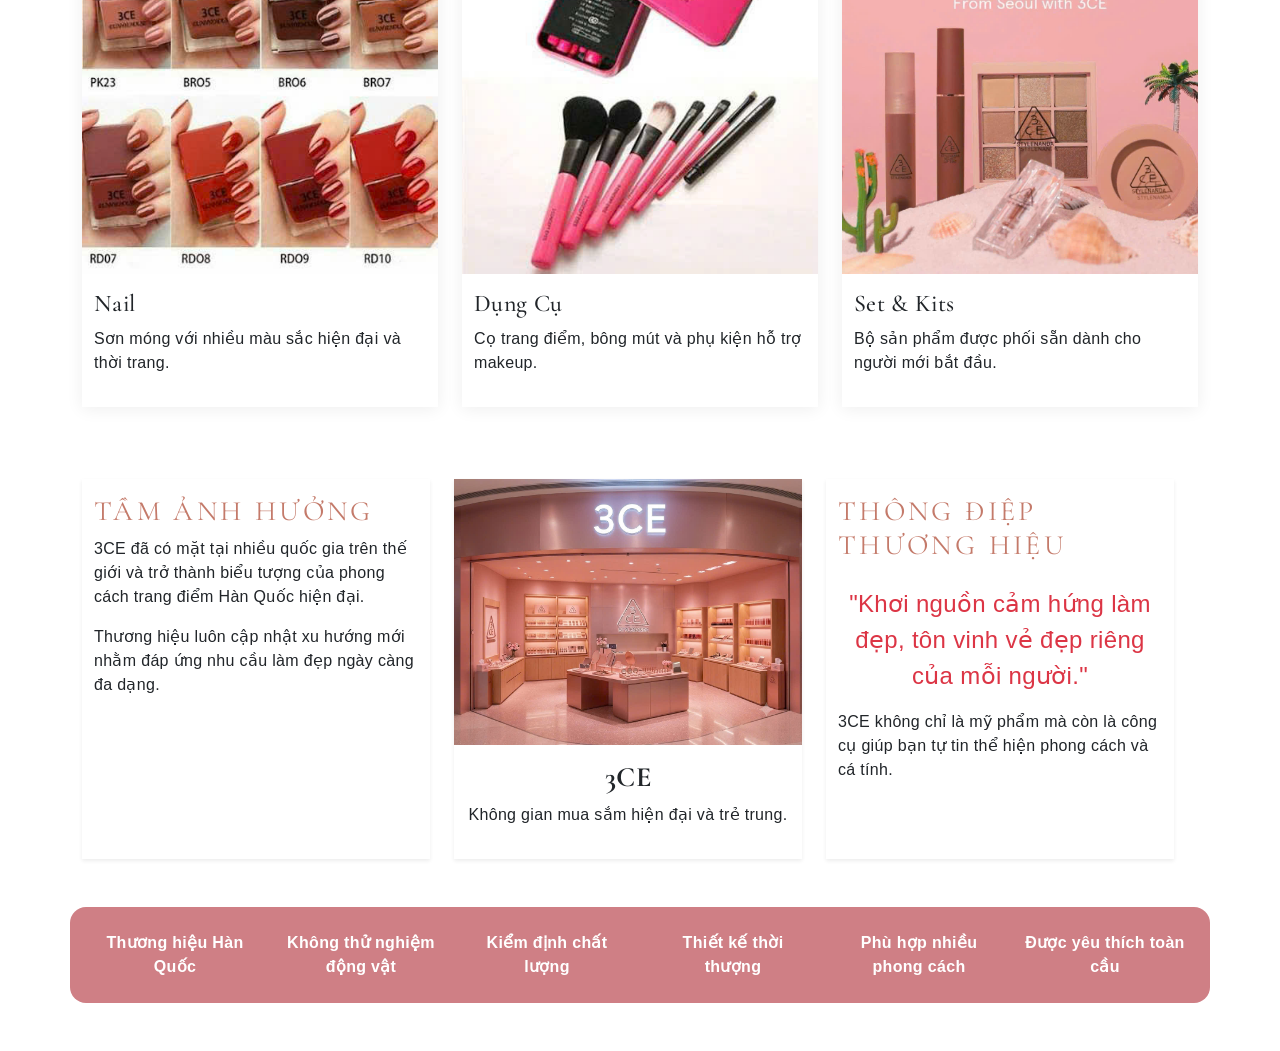
<file: html/gioi-thieu.html>
<!DOCTYPE html>
<html lang="vi">
<head>
<meta charset="UTF-8">
<link href="https://fonts.googleapis.com/css2?family=Cormorant+Garamond:wght@300;400;600&display=swap" rel="stylesheet">
<title>Giới thiệu 3CE</title>

<link href="https://cdn.jsdelivr.net/npm/bootstrap@5.3.3/dist/css/bootstrap.min.css" rel="stylesheet">
<link rel="stylesheet" href="../css/style.css">
<link rel="stylesheet" href="https://cdnjs.cloudflare.com/ajax/libs/font-awesome/6.5.1/css/all.min.css">
</head>

<body>

<nav class="navbar navbar-expand-lg bg-white shadow-sm">
<div class="container">
<a class="navbar-brand" href="../index.html"><img src="../assets/logo.jpg" alt="3CE" style="height:48px;"> <span class="fw-bold">3CE</span></a>
<button class="navbar-toggler" data-bs-toggle="collapse" data-bs-target="#menu">
<span class="navbar-toggler-icon"></span>
</button>
<div class="collapse navbar-collapse" id="menu">
<ul class="navbar-nav mx-auto">
<li class="nav-item"><a class="nav-link" href="../index.html">Trang Chủ</a></li>
<li class="nav-item"><a class="nav-link" href="san-pham.html">Sản Phẩm</a></li>
<li class="nav-item"><a class="nav-link active" href="gioi-thieu.html">Giới Thiệu</a></li>
<li class="nav-item"><a class="nav-link" href="lien-he.html">Liên Hệ</a></li>
</ul>
<a href="#" class="btn btn-outline-dark" onclick="openCart();return false;">
<i class="fa-solid fa-cart-shopping"></i> Giỏ Hàng
<span class="badge bg-danger" id="cartCount">0</span>
</a>
</div>
</div>
</nav>

<div class="container py-5">

    <!-- Tiêu đề -->
    <div class="banner mb-5">
        <div class="row align-items-center">

            <div class="col-md-6">
                <h1 class="display-4 fw-bold text-danger">
                    3CE
                </h1>

                <h3>3 Concept Eyes</h3>

                <p class="mt-3">
                    3CE là thương hiệu mỹ phẩm nổi tiếng đến từ Hàn Quốc,
                    được thành lập bởi Stylenanda vào năm 2009.
                    Với phong cách trẻ trung, hiện đại và dẫn đầu xu hướng,
                    3CE được yêu thích trên toàn thế giới.
                </p>
            </div>

            <div class="col-md-6 text-center">
                <img src="../assets/3cebanner.jpg"
                     class="img-fluid rounded"
                     alt="3CE">
            </div>

        </div>
    </div>

<div class="card border-0 shadow-sm mb-5">
    <div class="card-body">

    <div class="row align-items-center">

        <!-- Sứ mệnh -->
        <div class="col-md-4 border-end">

            <h3 class="section-title">
                Sứ mệnh
            </h3>

            <p>
                3CE hướng đến việc giúp mọi người thể hiện
                cá tính riêng thông qua trang điểm.
            </p>

            <p>
                Không ngừng nghiên cứu và phát triển các
                sản phẩm chất lượng cao, màu sắc thời thượng
                và thiết kế tinh tế.
            </p>

        </div>

        <!-- Giá trị thương hiệu -->
        <div class="col-md-8">

            <div class="row text-center">

                <div class="col">
                    <h5>💎</h5>
                    <h6>Chất lượng ổn định</h6>
                    <small>Sản phẩm an toàn và dịu nhẹ cho làn da.</small>
                </div>

                <div class="col">
                    <h5>🎨</h5>
                    <h6>Màu sắc thời thượng</h6>
                    <small>Cập nhật xu hướng makeup mới nhất.</small>
                </div>

                <div class="col">
                    <h5>✨</h5>
                    <h6>Thiết kế tinh tế</h6>
                    <small>Sang trọng, hiện đại và tối giản.</small>
                </div>

                <div class="col">
                    <h5>❤</h5>
                    <h6>Truyền cảm hứng</h6>
                    <small>Tôn vinh vẻ đẹp riêng của mỗi người.</small>
                </div>

                <div class="col">
                    <h5>🌿</h5>
                    <h6>Giá hợp lý</h6>
                    <small>Dễ tiếp cận với nhiều đối tượng.</small>
                </div>

            </div>

        </div>

    </div>

</div>

</div>
    <!-- Danh mục hàng -->
    <h2 class="text-center section-title mb-4">
        Các Danh Mục Hàng
    </h2>

    <div class="row g-4">

        <div class="col-md-4">
            <div class="card category-card h-100">
                <img src="../assets/son.jpg"
                     class="card-img-top"
                     alt="Son môi">

                <div class="card-body">
                    <h4>Môi</h4>
                    <p>
                        Son lì, son tint, son dưỡng
                        với nhiều màu sắc thời thượng.
                    </p>
                </div>
            </div>
        </div>

        <div class="col-md-4">
            <div class="card category-card h-100">
                <img src="../assets/mat.jpg"
                     class="card-img-top"
                     alt="Trang điểm mặt">

                <div class="card-body">
                    <h4>Mặt</h4>
                    <p>
                        Cushion, kem nền, phấn phủ,
                        má hồng và highlight.
                    </p>
                </div>
            </div>
        </div>

        <div class="col-md-4">
            <div class="card category-card h-100">
                <img src="../assets/eye.jpg"
                     class="card-img-top"
                     alt="Trang điểm mắt">

                <div class="card-body">
                    <h4>Mắt</h4>
                    <p>
                        Bảng phấn mắt, mascara,
                        eyeliner và chì kẻ mày.
                    </p>
                </div>
            </div>
        </div>

        <div class="col-md-4">
            <div class="card category-card h-100">
                <img src="../assets/nail.jpg"
                     class="card-img-top"
                     alt="Nail">

                <div class="card-body">
                    <h4>Nail</h4>
                    <p>
                        Sơn móng với nhiều màu sắc
                        hiện đại và thời trang.
                    </p>
                </div>
            </div>
        </div>

        <div class="col-md-4">
            <div class="card category-card h-100">
                <img src="../assets/tools.jpg"
                     class="card-img-top"
                     alt="Dụng cụ">

                <div class="card-body">
                    <h4>Dụng Cụ</h4>
                    <p>
                        Cọ trang điểm, bông mút và
                        phụ kiện hỗ trợ makeup.
                    </p>
                </div>
            </div>
        </div>

        <div class="col-md-4">
            <div class="card category-card h-100">
                <img src="../assets/set.jpg"
                     class="card-img-top"
                     alt="Set">

                <div class="card-body">
                    <h4>Set & Kits</h4>
                    <p>
                        Bộ sản phẩm được phối sẵn
                        dành cho người mới bắt đầu.
                    </p>
                </div>
            </div>
        </div>

        <!-- Phần dưới -->

<div class="row mt-5 g-4">

    <!-- Tầm ảnh hưởng -->
    <div class="col-md-4">

        <div class="card h-100 border-0 shadow-sm">
            <div class="card-body">

                <h3 class="section-title">
                    Tầm ảnh hưởng
                </h3>

                <p>
                    3CE đã có mặt tại nhiều quốc gia trên thế giới
                    và trở thành biểu tượng của phong cách trang điểm
                    Hàn Quốc hiện đại.
                </p>

                <p>
                    Thương hiệu luôn cập nhật xu hướng mới nhằm
                    đáp ứng nhu cầu làm đẹp ngày càng đa dạng.
                </p>

            </div>
        </div>

    </div>

    <!-- Hình showroom -->

    <div class="col-md-4">

        <div class="card h-100 border-0 shadow-sm">

            <img src="../assets/store.jpg"
                 class="card-img-top"
                 alt="3CE Store">

            <div class="card-body text-center">

                <h3 class="fw-bold">
                    3CE
                </h3>

                <p>
                    Không gian mua sắm hiện đại và trẻ trung.
                </p>

            </div>

        </div>

    </div>

    <!-- Thông điệp -->

    <div class="col-md-4">

        <div class="card h-100 border-0 shadow-sm">

            <div class="card-body">

                <h3 class="section-title">
                    Thông điệp thương hiệu
                </h3>

                <blockquote class="blockquote text-center mt-4">

                    <p class="fs-4 text-danger">
                        "Khơi nguồn cảm hứng làm đẹp,
                        tôn vinh vẻ đẹp riêng của mỗi người."
                    </p>

                </blockquote>

                <p class="mt-3">
                    3CE không chỉ là mỹ phẩm mà còn là công cụ
                    giúp bạn tự tin thể hiện phong cách và cá tính.
                </p>

            </div>

        </div>

    </div>

</div>

<!-- Footer -->
 <!-- Footer -->

<div class="mt-5 p-4 rounded-4 text-white text-center"
     style="background:#cf7f85;">

    <div class="row">

        <div class="col-md-2">
            <strong>Thương hiệu Hàn Quốc</strong>
        </div>

        <div class="col-md-2">
            <strong>Không thử nghiệm động vật</strong>
        </div>

        <div class="col-md-2">
            <strong>Kiểm định chất lượng</strong>
        </div>

        <div class="col-md-2">
            <strong>Thiết kế thời thượng</strong>
        </div>

        <div class="col-md-2">
            <strong>Phù hợp nhiều phong cách</strong>
        </div>

        <div class="col-md-2">
            <strong>Được yêu thích toàn cầu</strong>
        </div>

    </div>

</div>

    </div>

</div>

<div id="cartPanel">
  <h5>🛒 Giỏ hàng</h5>
  <ul id="cartList"></ul>
  <div class="cart-panel-btns">
    <button class="btn btn-danger btn-sm flex-fill" onclick="buyNow()">Mua ngay</button>
    <button class="btn btn-outline-secondary btn-sm" onclick="closeCart()">Đóng</button>
  </div>
</div>
<script src="https://cdn.jsdelivr.net/npm/bootstrap@5.3.3/dist/js/bootstrap.bundle.min.js"></script>
<script>
let cart = JSON.parse(localStorage.getItem("cart")) || [];
document.getElementById("cartCount").innerText = cart.length;
function renderCart() {
  let list = document.getElementById("cartList");
  if (!cart.length) { list.innerHTML = "<li style=\"color:#999\">Giỏ hàng trống</li>"; return; }
  list.innerHTML = cart.map((it, idx) =>
    `<li>${it.name} - <b>${it.price}</b><button class="del-btn" onclick="removeCart(${idx})">✕</button></li>`
  ).join("");
}
function removeCart(idx) {
  cart.splice(idx, 1);
  localStorage.setItem("cart", JSON.stringify(cart));
  document.getElementById("cartCount").innerText = cart.length;
  renderCart();
}
function buyNow() {
  if (!cart.length) { alert("Giỏ hàng trống!"); return; }
  alert("Cảm ơn bạn đã mua hàng!\n" + cart.map(i => i.name + " - " + i.price).join("\n"));
  cart = [];
  localStorage.removeItem("cart");
  document.getElementById("cartCount").innerText = 0;
  renderCart();
}
</script>
</body>
</html>
</file>
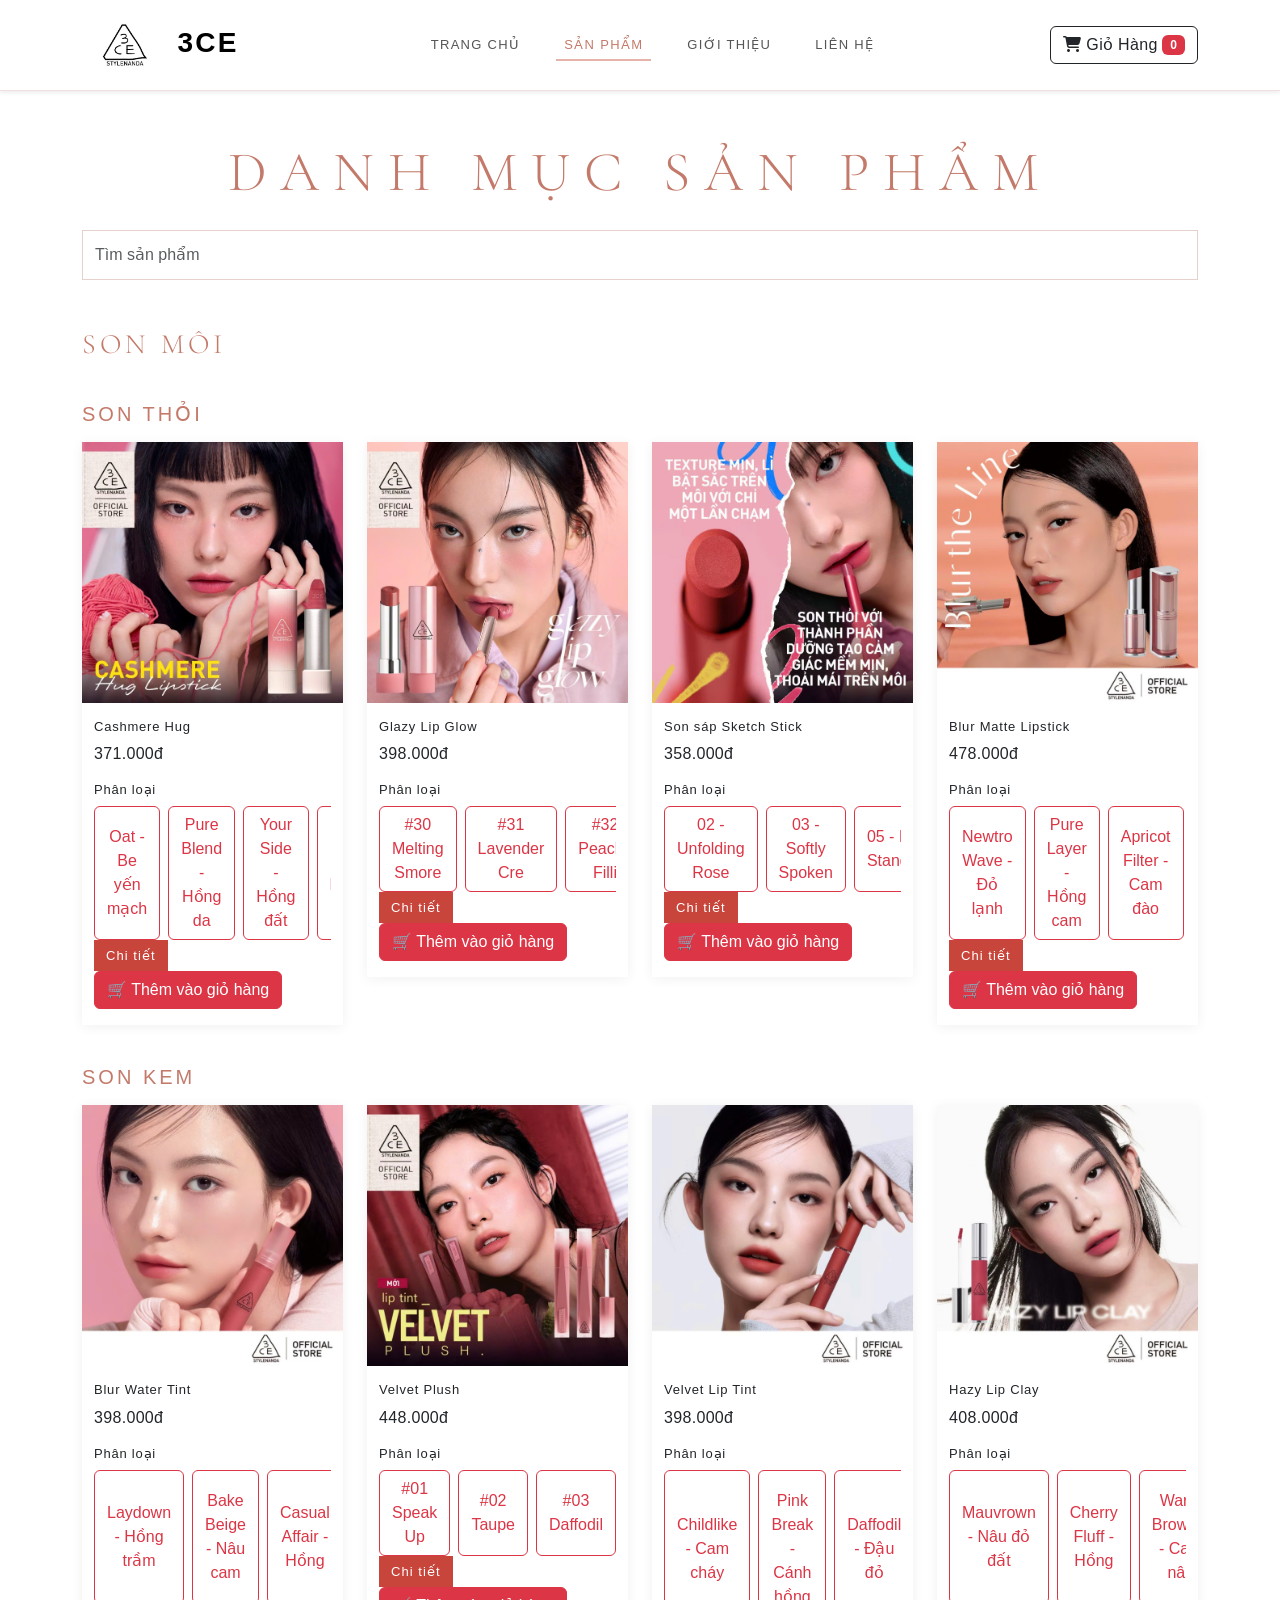
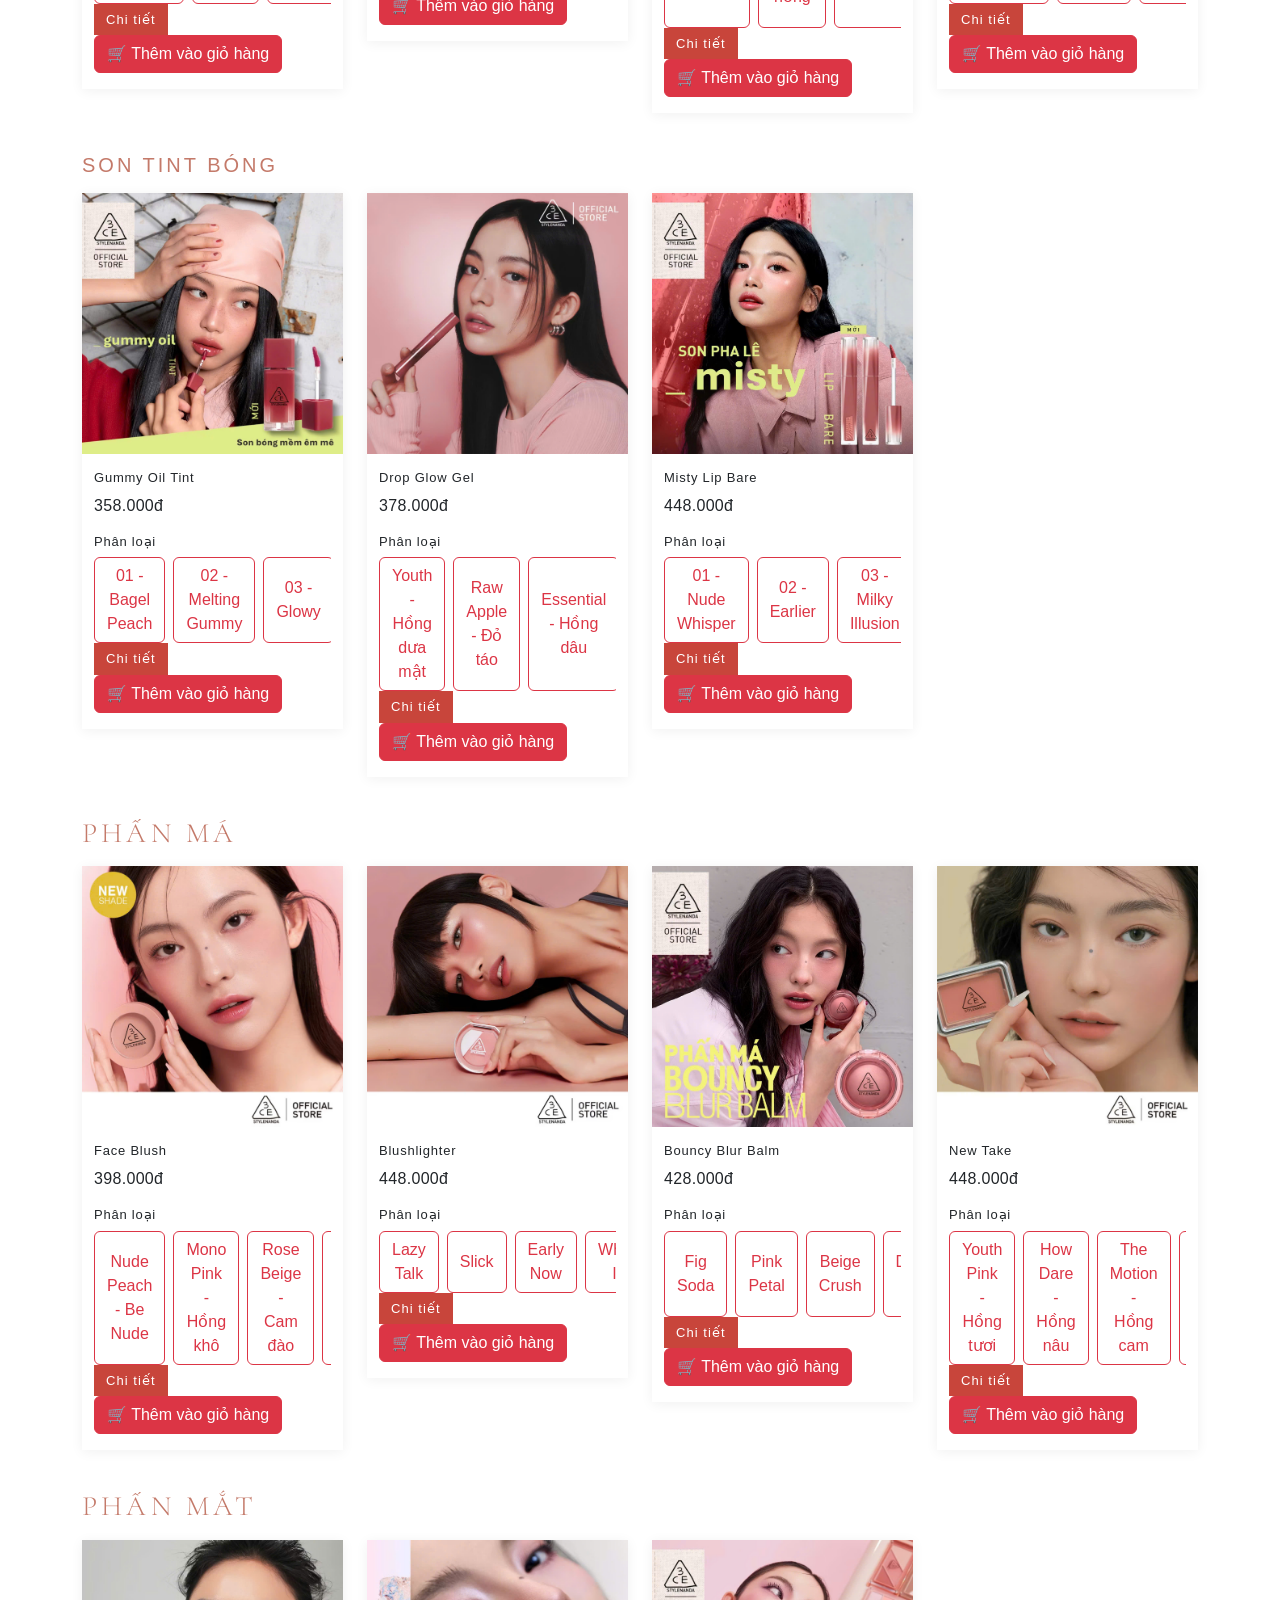
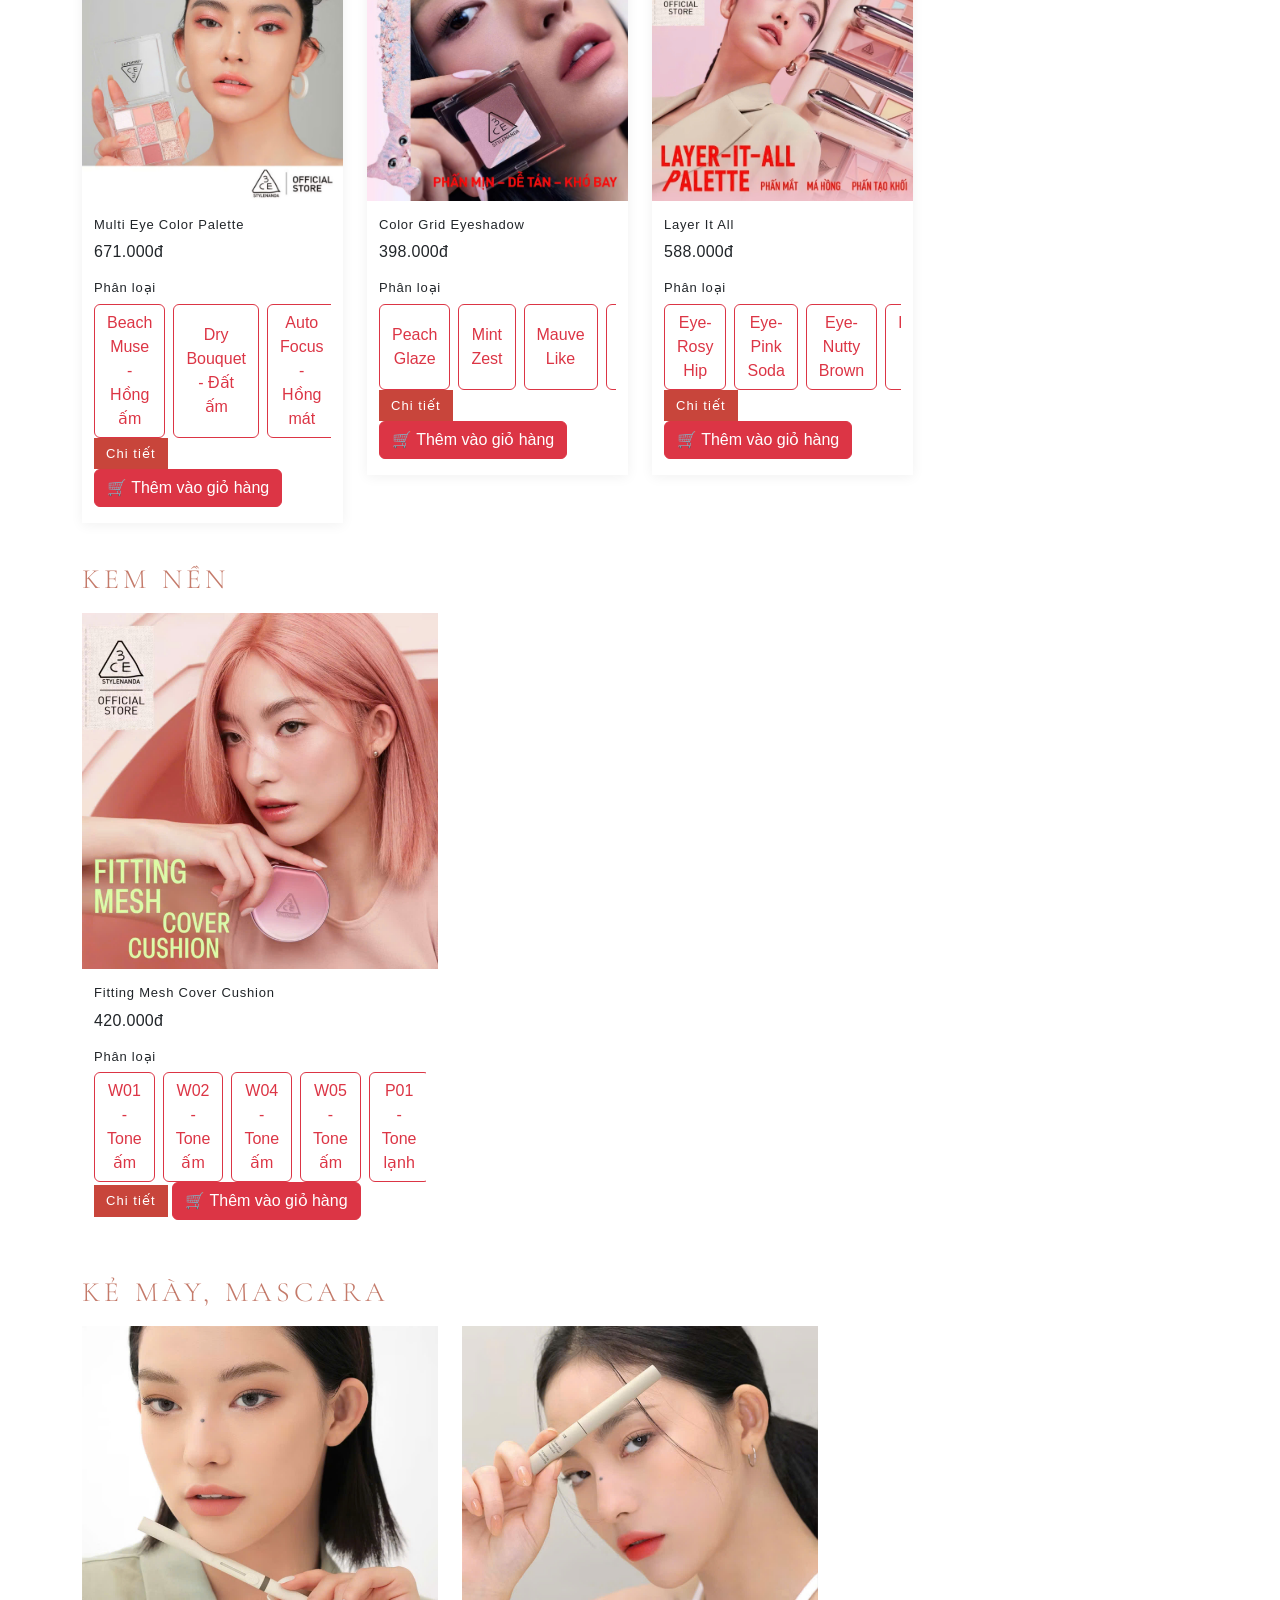
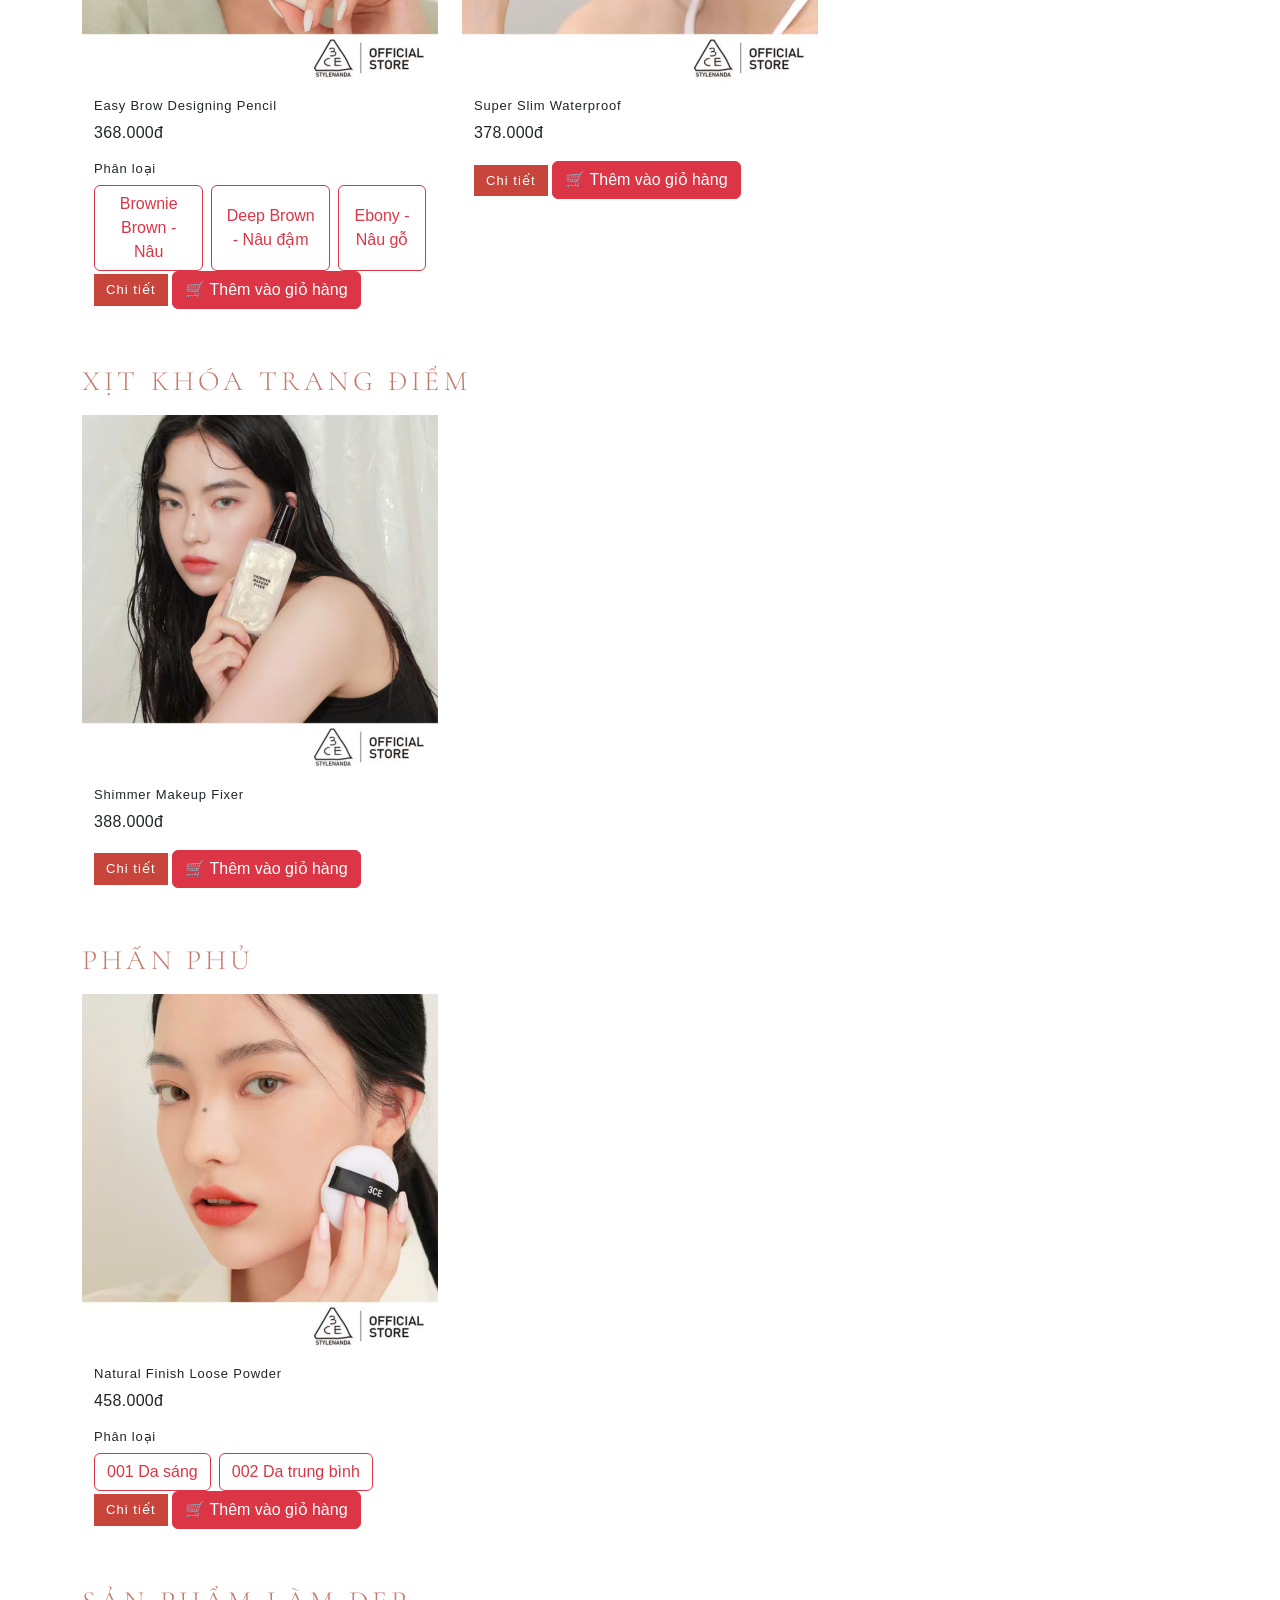
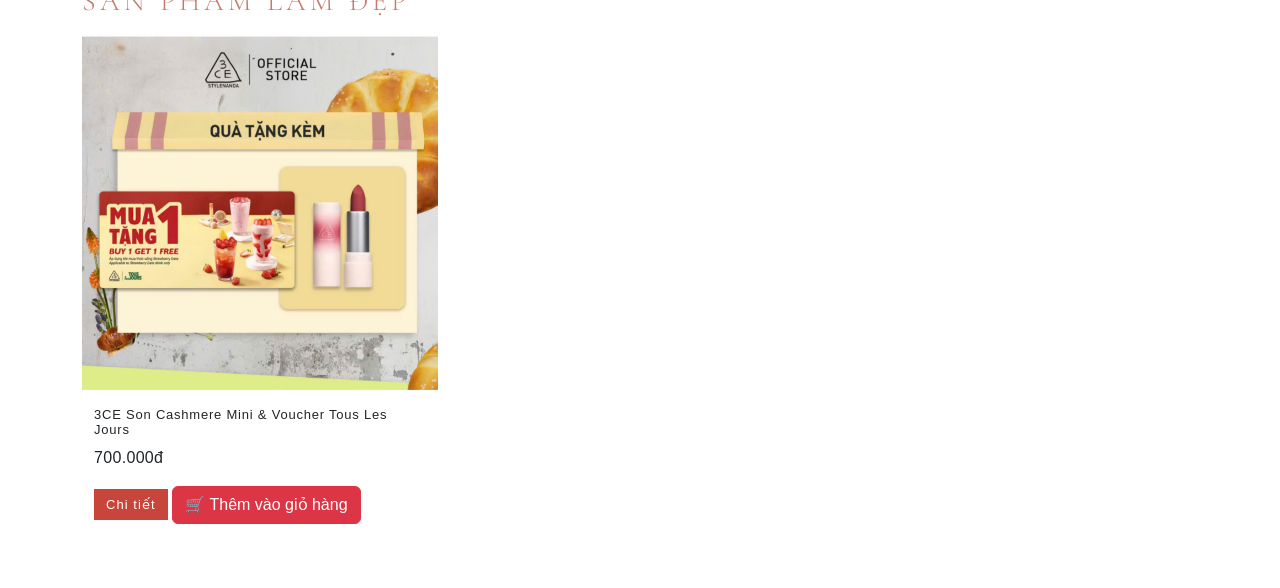
<file: html/san-pham.html>
<!DOCTYPE html>
<html lang="vi">
<head>
<meta charset="UTF-8">
<link href="https://fonts.googleapis.com/css2?family=Cormorant+Garamond:wght@300;400;600&display=swap" rel="stylesheet">
<title>Sản phẩm</title>

<link href="https://cdn.jsdelivr.net/npm/bootstrap@5.3.3/dist/css/bootstrap.min.css" rel="stylesheet">
<link rel="stylesheet" href="../css/style.css">
<link rel="stylesheet" href="https://cdnjs.cloudflare.com/ajax/libs/font-awesome/6.5.1/css/all.min.css">
</head>

<body>

<nav class="navbar navbar-expand-lg bg-white shadow-sm">
<div class="container">
<a class="navbar-brand" href="../index.html"><img src="../assets/logo.jpg" alt="3CE" style="height:48px;"> <span class="fw-bold">3CE</span></a>
<button class="navbar-toggler" data-bs-toggle="collapse" data-bs-target="#menu">
<span class="navbar-toggler-icon"></span>
</button>
<div class="collapse navbar-collapse" id="menu">
<ul class="navbar-nav mx-auto">
<li class="nav-item"><a class="nav-link" href="../index.html">Trang Chủ</a></li>
<li class="nav-item"><a class="nav-link active" href="san-pham.html">Sản Phẩm</a></li>
<li class="nav-item"><a class="nav-link" href="gioi-thieu.html">Giới Thiệu</a></li>
<li class="nav-item"><a class="nav-link" href="lien-he.html">Liên Hệ</a></li>
</ul>
<a href="#" class="btn btn-outline-dark" onclick="openCart();return false;">
<i class="fa-solid fa-cart-shopping"></i> Giỏ Hàng
<span class="badge bg-danger" id="cartCount">0</span>
</a>
</div>
</div>
</nav>

<div class="container py-5">

<h1 class="text-center mb-4" style="font-size:56px;font-weight:300;letter-spacing:.25em;text-transform:uppercase;color:#c47a6a;">
Danh mục sản phẩm
</h1>

<input
type="text"
id="search"
class="form-control mb-5"
placeholder="Tìm sản phẩm"
oninput="searchProducts()">

<h3 class="category-title">Son môi</h3>

<h5 class="category-title">Son thỏi</h5>

<div class="row">

<div class="col-md-3">
<div class="card product-card">
<img id="cashmere"
 src="../assets/cashmere.jpg" class="card-img-top">
<div class="card-body">
<h5>Cashmere Hug</h5>
<p>371.000đ</p>
<h6>Phân loại</h6>
<div class="d-flex gap-2 flex-nowrap overflow-auto">

    <button class="btn btn-outline-danger"
    onclick="changeImage('cashmere', '../assets/oat.jpg', 'Oat - Be yến mạch')">
    
    Oat - Be yến mạch
    </button>

    <button class="btn btn-outline-danger"
    onclick="changeImage('cashmere', '../assets/pureblend.jpg', 'Pure Blend - Hồng da')">
    
    Pure Blend - Hồng da
    </button>

    <button class="btn btn-outline-danger"
    onclick="changeImage('cashmere', '../assets/yourside.jpg', 'Your Side - Hồng đất')">
    
    Your Side - Hồng đất
    </button>

    <button class="btn btn-outline-danger"
    onclick="changeImage('cashmere', '../assets/textme.jpg', 'Text Me - Hồng mận')">
    
    Text Me - Hồng mận
    </button>

    <button class="btn btn-outline-danger"
    onclick="changeImage('cashmere', '../assets/cozywhisper.jpg', 'Cozy Whisper - Hồng hạ')">
    
    Cozy Whisper - Hồng hạ
    </button>

    <button class="btn btn-outline-danger"
    onclick="changeImage('cashmere', '../assets/buddy.jpg', 'Buddy - Hồng cá hồi')">
    
    Buddy - Hồng cá hồi
    </button>

    <button class="btn btn-outline-danger"
    onclick="changeImage('cashmere', '../assets/knit.jpg', 'Knit - Hồng khô')">
    
    Knit - Hồng khô
    </button>

    <button class="btn btn-outline-danger"
    onclick="changeImage('cashmere', '../assets/hushred.jpg', 'Hush Red - Đỏ mâm xôi')">
    
    Hush Red - Đỏ mâm xôi
    </button>

    <button class="btn btn-outline-danger"
    onclick="changeImage('cashmere', '../assets/taupebeige.jpg', 'Taupe Beige - Nâu đất')">
    
    Taupe Beige - Nâu đất
    </button>

    <button class="btn btn-outline-danger"
    onclick="changeImage('cashmere', '../assets/dreamy.jpg', 'Dreamy - Hồng mơ')">
    
    Dreamy - Hồng mơ
    </button>

</div>
<a href="chi-tiet.html?id=cashmere"class="btn btn-dark">Chi tiết</a>
<button class="btn btn-danger" onclick="addToCart('Cashmere Hug','371.000đ','cashmere')">
    🛒 Thêm vào giỏ hàng
</button>
</div>
</div>
</div>

<div class="col-md-3">
<div class="card product-card">
<img id="glazy"
src="../assets/glazy.jpg" class="card-img-top">
<div class="card-body">
<h5>Glazy Lip Glow</h5>
<p>398.000đ</p>
<h6>Phân loại</h6>
<div class="d-flex gap-2 flex-nowrap overflow-auto">

    <button class="btn btn-outline-danger"
    onclick="changeImage('glazy', '../assets/meltingsmore.jpg', '#30 Melting Smore')">
    
    #30 Melting Smore
    </button>

    <button class="btn btn-outline-danger"
    onclick="changeImage('glazy', '../assets/lavendercre.jpg', '#31 Lavender Cre')">
    
    #31 Lavender Cre
    </button>

    <button class="btn btn-outline-danger"
    onclick="changeImage('glazy', '../assets/peachyfilli.jpg', '#32 Peachy Filli')">
    
    #32 Peachy Filli
    </button>

    <button class="btn btn-outline-danger"
    onclick="changeImage('glazy', '../assets/coolsweetie.jpg', '#33 Cool Sweetie')">
    
    #33 Cool Sweetie
    </button>

    <button class="btn btn-outline-danger"
    onclick="changeImage('glazy', '../assets/roseglaze.jpg', '#34 Rose Glaze')">
    
    #34 Rose Glaze
    </button>

    <button class="btn btn-outline-danger"
    onclick="changeImage('glazy', '../assets/pinktube.jpg', '#35 Pink Tube')">
    
    #35 Pink Tube
    </button>

    <button class="btn btn-outline-danger"
    onclick="changeImage('glazy', '../assets/doublegrape.jpg', '#36 Double Grape')">
    
    #36 Double Grape
    </button>

    <button class="btn btn-outline-danger"
    onclick="changeImage('glazy', '../assets/raspberryco.jpg', '#37 Raspberry Co')">
    
    #37 Raspberry Co
    </button>

    <button class="btn btn-outline-danger"
    onclick="changeImage('glazy', '../assets/saltysweet.jpg', '#38 Salty Sweet')">
    
    #38 Salty Sweet
    </button>

    <button class="btn btn-outline-danger"
    onclick="changeImage('glazy', '../assets/bouncycherr.jpg', '#39 Bouncy Cherr')">
    
    #39 Bouncy Cherr
    </button>

    <button class="btn btn-outline-danger"
    onclick="changeImage('glazy', '../assets/bakedpeach.jpg', '#40 Baked Peach')">
    
    #40 Baked Peach
    </button>

</div><a href="chi-tiet.html?id=glazy"class="btn btn-dark">Chi tiết</a>
<button class="btn btn-danger" onclick="addToCart('Glazy Lip Glow','398.000đ','glazy')">
    🛒 Thêm vào giỏ hàng
</button>
</div>
</div>
</div>

<div class="col-md-3">
<div class="card product-card">
<img id="sketch"
src="../assets/sketch.jpg" class="card-img-top">
<div class="card-body">
<h5>Son sáp Sketch Stick</h5>
<p>358.000đ</p>
<h6>Phân loại</h6>
<div class="d-flex gap-2 flex-nowrap overflow-auto">

    <button class="btn btn-outline-danger"
    onclick="changeImage('sketch', '../assets/unfoldingrose.jpg', '02 - Unfolding Rose')">
    
    02 - Unfolding Rose
    </button>

    <button class="btn btn-outline-danger"
    onclick="changeImage('sketch', '../assets/softlyspoken.jpg', '03 - Softly Spoken')">
    
    03 - Softly Spoken
    </button>

    <button class="btn btn-outline-danger"
    onclick="changeImage('sketch', '../assets/highstandard.jpg', '05 - High Standard')">
    
    05 - High Standard
    </button>

    <button class="btn btn-outline-danger"
    onclick="changeImage('sketch', '../assets/alwaysenough.jpg', '06 - Always Enough')">
    
    06 - Always Enough
    </button>

    <button class="btn btn-outline-danger"
    onclick="changeImage('sketch', '../assets/burntorange.jpg', '07 - Burnt Orange')">
    
    07 - Burnt Orange
    </button>

    <button class="btn btn-outline-danger"
    onclick="changeImage('sketch', '../assets/alreadybooked.jpg', '10 - Already Booked')">
    
    10 - Already Booked
    </button>

    <button class="btn btn-outline-danger"
    onclick="changeImage('sketch', '../assets/softclay.jpg', '11 - Soft Clay')">
    
    11 - Soft Clay
    </button>

    <button class="btn btn-outline-danger"
    onclick="changeImage('sketch', '../assets/silentbloom.jpg', '13 - Silent Bloom')">
    
    13 - Silent Bloom
    </button>

</div>
<a href="chi-tiet.html?id=sketch"class="btn btn-dark">Chi tiết</a>
<button class="btn btn-danger" onclick="addToCart('Son sáp Sketch Stick','358.000đ','sketch')">
    🛒 Thêm vào giỏ hàng
</button>
</div>
</div>
</div>

<div class="col-md-3">
<div class="card product-card">
<img id="blurmatte"
src="../assets/blurmatte.jpg" class="card-img-top">
<div class="card-body">
<h5>Blur Matte Lipstick</h5>
<p>478.000đ</p>
<h6>Phân loại</h6>
<div class="d-flex gap-2 flex-nowrap overflow-auto">

    <button class="btn btn-outline-danger"
    onclick="changeImage('blurmatte', '../assets/newtrowave.jpg', 'Newtro Wave - Đỏ lạnh')">
    
    Newtro Wave - Đỏ lạnh
    </button>

    <button class="btn btn-outline-danger"
    onclick="changeImage('blurmatte', '../assets/purelayer.jpg', 'Pure Layer - Hồng cam')">
    
    Pure Layer - Hồng cam
    </button>

    <button class="btn btn-outline-danger"
    onclick="changeImage('blurmatte', '../assets/apricotfilter.jpg', 'Apricot Filter - Cam đào')">
    
    Apricot Filter - Cam đào
    </button>

    <button class="btn btn-outline-danger"
    onclick="changeImage('blurmatte', '../assets/saltycinnamon.jpg', 'Salty Cinnamon - Nude')">
    
    Salty Cinnamon - Nude
    </button>

    <button class="btn btn-outline-danger"
    onclick="changeImage('blurmatte', '../assets/inthefog.jpg', 'In The Fog - Hồng nude')">
    
    In The Fog - Hồng nude
    </button>

    <button class="btn btn-outline-danger"
    onclick="changeImage('blurmatte', '../assets/mistyday.jpg', 'Misty Day - Hồng tím')">
    
    Misty Day - Hồng tím
    </button>

    <button class="btn btn-outline-danger"
    onclick="changeImage('blurmatte', '../assets/mauvedrizzle.jpg', 'Mauve Drizzle - Đỏ nho')">
    
    Mauve Drizzle - Đỏ nho
    </button>

    <button class="btn btn-outline-danger"
    onclick="changeImage('blurmatte', '../assets/rosiness.jpg', 'Rosiness - Hồng khô')">
    
    Rosiness - Hồng khô
    </button>

</div>
<a href="chi-tiet.html?id=blurmatte"class="btn btn-dark">Chi tiết</a>
<button class="btn btn-danger" onclick="addToCart('Blur Matte Lipstick','478.000đ','blurmatte')">
    🛒 Thêm vào giỏ hàng
</button>
</div>
</div>
</div>

<h5 class="category-title">Son kem</h5>

<div class="col-md-3">
<div class="card product-card">
<img id="blurwater"
src="../assets/blurwater.jpg" class="card-img-top">
<div class="card-body">
<h5>Blur Water Tint</h5>
<p>398.000đ</p>
<h6>Phân loại</h6>
<div class="d-flex gap-2 flex-nowrap overflow-auto">

<button class="btn btn-outline-danger"
onclick="changeImage('blurwater', '../assets/laydown.jpg', 'Laydown - Hồng trầm')">
    
Laydown - Hồng trầm
</button>

<button class="btn btn-outline-danger"
onclick="changeImage('blurwater', '../assets/bakebeige.jpg', 'Bake Beige - Nâu cam')">
    
Bake Beige - Nâu cam
</button>

<button class="btn btn-outline-danger"
onclick="changeImage('blurwater', '../assets/casualaffair.jpg', 'Casual Affair - Hồng')">
    
Casual Affair - Hồng
</button>

<button class="btn btn-outline-danger"
onclick="changeImage('blurwater', '../assets/coralmoon.jpg', 'Coral Moon - Cam gạch')">
    
Coral Moon - Cam gạch
</button>

<button class="btn btn-outline-danger"
onclick="changeImage('blurwater', '../assets/pinkguava.jpg', 'Pink Guava - Hồng đào')">
    
Pink Guava - Hồng đào
</button>

<button class="btn btn-outline-danger"
onclick="changeImage('blurwater', '../assets/spotplayer.jpg', 'Spot Player - Táo đỏ')">
    
Spot Player - Táo đỏ
</button>

<button class="btn btn-outline-danger"
onclick="changeImage('blurwater', '../assets/playoff.jpg', 'Play Off - Đỏ hồng')">
    
Play Off - Đỏ hồng
</button>

<button class="btn btn-outline-danger"
onclick="changeImage('blurwater', '../assets/doublewind.jpg', 'Double Wind - Hồng khô')">
    
Double Wind - Hồng khô
</button>

<button class="btn btn-outline-danger"
onclick="changeImage('blurwater', '../assets/breezeway.jpg', 'Breeze Way - Cam ngọt')">
    
Breeze Way - Cam ngọt
</button>

<button class="btn btn-outline-danger"
onclick="changeImage('blurwater', '../assets/sepia.jpg', 'Sepia - Đỏ táo trầm')">
    
Sepia - Đỏ táo trầm
</button>

<button class="btn btn-outline-danger"
onclick="changeImage('blurwater', '../assets/earlyhour.jpg', 'Early Hour - Hồng ngọt')">
    
Early Hour - Hồng ngọt
</button>

<button class="btn btn-outline-danger"
onclick="changeImage('blurwater', '../assets/morepeach.jpg', 'More Peach - Cam đào')">
    
More Peach - Cam đào
</button>

<button class="btn btn-outline-danger"
onclick="changeImage('blurwater', '../assets/firstletter.jpg', 'First Letter - Hồng')">
    
First Letter - Hồng
</button>

<button class="btn btn-outline-danger"
onclick="changeImage('blurwater', '../assets/chasingrose.jpg', 'Chasing Rose - Hồng')">
    
Chasing Rose - Hồng
</button>

<button class="btn btn-outline-danger"
onclick="changeImage('blurwater', '../assets/warmth.jpg', 'Warmth - Cam sữa')">
    
Warmth - Cam sữa
</button>

<button class="btn btn-outline-danger"
onclick="changeImage('blurwater', '../assets/nighttalk.jpg', 'Night Talk - Hồng nude')">
    
Night Talk - Hồng nude
</button>

<button class="btn btn-outline-danger"
onclick="changeImage('blurwater', '../assets/dearmarch.jpg', 'Dear March - Cam nude')">
    
Dear March - Cam nude
</button>

<button class="btn btn-outline-danger"
onclick="changeImage('blurwater', '../assets/softspoken.jpg', 'Soft Spoken')">
    
Soft Spoken
</button>

<button class="btn btn-outline-danger"
onclick="changeImage('blurwater', '../assets/midnightcall.jpg', 'Midnight Call')">
    
Midnight Call
</button>

</div>
<a href="chi-tiet.html?id=blurwater"class="btn btn-dark">Chi tiết</a>
<button class="btn btn-danger" onclick="addToCart('Blur Water Tint','398.000đ','blurwater')">
    🛒 Thêm vào giỏ hàng
</button>
</div>
</div>
</div>

<div class="col-md-3">
<div class="card product-card">
<img id="velvetplush"
src="../assets/velvetplush.jpg" class="card-img-top">
<div class="card-body">
<h5>Velvet Plush</h5>
<p>448.000đ</p>
<h6>Phân loại</h6>
<div class="d-flex gap-2 flex-nowrap overflow-auto">

    <button class="btn btn-outline-danger"
    onclick="changeImage('velvetplush', '../assets/speakupplush.jpg', '#01 Speak Up')">
    
    #01 Speak Up
    </button>

    <button class="btn btn-outline-danger"
    onclick="changeImage('velvetplush', '../assets/taupeplush.jpg', '#02 Taupe')">
    
    #02 Taupe
    </button>

    <button class="btn btn-outline-danger"
    onclick="changeImage('velvetplush', '../assets/daffodilplush.jpg', '#03 Daffodil')">
    
    #03 Daffodil
    </button>

    <button class="btn btn-outline-danger"
    onclick="changeImage('velvetplush', '../assets/duskypink.jpg', '#07 Dusky Pink')">
    
    #07 Dusky Pink
    </button>

    <button class="btn btn-outline-danger"
    onclick="changeImage('velvetplush', '../assets/figtachio.jpg', '#08 Figtachio')">
    
    #08 Figtachio
    </button>

    <button class="btn btn-outline-danger"
    onclick="changeImage('velvetplush', '../assets/childlikeplush.jpg', '#09 Childlike')">
    
    #09 Childlike
    </button>

    <button class="btn btn-outline-danger"
    onclick="changeImage('velvetplush', '../assets/heated.jpg', '#21 Heated')">
    
    #21 Heated
    </button>

    <button class="btn btn-outline-danger"
    onclick="changeImage('velvetplush', '../assets/spicedlatte.jpg', '#22 Spiced Latte')">
    
    #22 Spiced Latte
    </button>

    <button class="btn btn-outline-danger"
    onclick="changeImage('velvetplush', '../assets/darkesthour.jpg', '#23 Darkest Hour')">
    
    #23 Darkest Hour
    </button>

    <button class="btn btn-outline-danger"
    onclick="changeImage('velvetplush', '../assets/moltencopper.jpg', '#24 Molten Copper')">
    
    #24 Molten Copper
    </button>

    <button class="btn btn-outline-danger"
    onclick="changeImage('velvetplush', '../assets/coffeedate.jpg', '#26 Coffee Date')">
    
    #26 Coffee Date
    </button>

    <button class="btn btn-outline-danger"
    onclick="changeImage('velvetplush', '../assets/plumsmoke.jpg', '#27 Plum Smoke')">
    
    #27 Plum Smoke
    </button>

    <button class="btn btn-outline-danger"
    onclick="changeImage('velvetplush', '../assets/selfmade.jpg', '#25 Self Made')">
    
    #25 Self Made
    </button>

    <button class="btn btn-outline-danger"
    onclick="changeImage('velvetplush', '../assets/cashmerenudeplush.jpg', '#10 Cashmere Nude')">
    
    #10 Cashmere Nude
    </button>

    <button class="btn btn-outline-danger"
    onclick="changeImage('velvetplush', '../assets/apricotcrust.jpg', '#29 Apricot Crust')">
    
    #29 Apricot Crust
    </button>

    <button class="btn btn-outline-danger"
    onclick="changeImage('velvetplush', '../assets/layover.jpg', '#28 Layover')">
    
    #28 Layover
    </button>

</div>
<a href="chi-tiet.html?id=velvetplush"class="btn btn-dark">Chi tiết</a>
<button class="btn btn-danger" onclick="addToCart('Velvet Plush','448.000đ','velvetplush')">
    🛒 Thêm vào giỏ hàng
</button>
</div>
</div>
</div>

<div class="col-md-3">
<div class="card product-card">
<img id="velvetlip"
src="../assets/velvetlip.jpg" class="card-img-top">
<div class="card-body">
<h5>Velvet Lip Tint</h5>
<p>398.000đ</p>
<h6>Phân loại</h6>
<div class="d-flex gap-2 flex-nowrap overflow-auto">

    <button class="btn btn-outline-danger"
    onclick="changeImage('velvetlip', '../assets/childliketint.jpg', 'Childlike - Cam cháy')">
    
    Childlike - Cam cháy
    </button>

    <button class="btn btn-outline-danger"
    onclick="changeImage('velvetlip', '../assets/pinkbreak.jpg', 'Pink Break - Cánh hồng')">
    
    Pink Break - Cánh hồng
    </button>

    <button class="btn btn-outline-danger"
    onclick="changeImage('velvetlip', '../assets/daffodiltint.jpg', 'Daffodil - Đậu đỏ')">
    
    Daffodil - Đậu đỏ
    </button>

    <button class="btn btn-outline-danger"
    onclick="changeImage('velvetlip', '../assets/goingright.jpg', 'Going Right - Cam đào')">
    
    Going Right - Cam đào
    </button>

    <button class="btn btn-outline-danger"
    onclick="changeImage('velvetlip', '../assets/private.jpg', 'Private - Đỏ lạnh')">
    
    Private - Đỏ lạnh
    </button>

    <button class="btn btn-outline-danger"
    onclick="changeImage('velvetlip', '../assets/newnude.jpg', 'New Nude - Mật ong')">
    
    New Nude - Mật ong
    </button>

    <button class="btn btn-outline-danger"
    onclick="changeImage('velvetlip', '../assets/taupe.jpg', 'Taupe - Gạch đỏ')">
    
    Taupe - Gạch đỏ
    </button>

    <button class="btn btn-outline-danger"
    onclick="changeImage('velvetlip', '../assets/bestever.jpg', 'Best Ever - Đỏ hồng')">
    
    Best Ever - Đỏ hồng
    </button>

    <button class="btn btn-outline-danger"
    onclick="changeImage('velvetlip', '../assets/speakuptint.jpg', 'Speak Up - Lê đỏ ngâm')">
    
    Speak Up - Lê đỏ ngâm
    </button>

    <button class="btn btn-outline-danger"
    onclick="changeImage('velvetlip', '../assets/thinkagain.jpg', 'Think Again - Mơ ngọt')">
    
    Think Again - Mơ ngọt
    </button>

    <button class="btn btn-outline-danger"
    onclick="changeImage('velvetlip', '../assets/cashmerenudetint.jpg', 'Cashmere Nude - Hồng')">
    
    Cashmere Nude - Hồng
    </button>

    <button class="btn btn-outline-danger"
    onclick="changeImage('velvetlip', '../assets/definition.jpg', 'Definition - Đất nung')">
    
    Definition - Đất nung
    </button>

    <button class="btn btn-outline-danger"
    onclick="changeImage('velvetlip', '../assets/walkntalk.jpg', 'Walk N Talk - Cam sữa')">
    
    Walk N Talk - Cam sữa
    </button>

    <button class="btn btn-outline-danger"
    onclick="changeImage('velvetlip', '../assets/bitterhour.jpg', 'Bitter Hour - Đỏ đất')">
    
    Bitter Hour - Đỏ đất
    </button>

</div>
<a href="chi-tiet.html?id=velvetlip"class="btn btn-dark">Chi tiết</a>
<button class="btn btn-danger" onclick="addToCart('Velvet Lip Tint','398.000đ','velvetlip')">
    🛒 Thêm vào giỏ hàng
</button>
</div>
</div>
</div>

<div class="col-md-3">
<div class="card product-card">
<img id="hazylip"
src="../assets/hazylip.jpg" class="card-img-top">
<div class="card-body">
<h5>Hazy Lip Clay</h5>
<p>408.000đ</p>
<h6>Phân loại</h6>
<div class="d-flex gap-2 flex-nowrap overflow-auto">

    <button class="btn btn-outline-danger"
    onclick="changeImage('hazylip', '../assets/mauvrown.jpg', 'Mauvrown - Nâu đỏ đất')">
    
    Mauvrown - Nâu đỏ đất
    </button>

    <button class="btn btn-outline-danger"
    onclick="changeImage('hazylip', '../assets/cherryfluff.jpg', 'Cherry Fluff - Hồng')">
    
    Cherry Fluff - Hồng
    </button>

    <button class="btn btn-outline-danger"
    onclick="changeImage('hazylip', '../assets/warmbrownie.jpg', 'Warm Brownie - Cam nâu')">
    
    Warm Brownie - Cam nâu
    </button>

    <button class="btn btn-outline-danger"
    onclick="changeImage('hazylip', '../assets/commonstranger.jpg', 'Common Stranger - Cam')">
    
    Common Stranger - Cam
    </button>

    <button class="btn btn-outline-danger"
    onclick="changeImage('hazylip', '../assets/plumpudding.jpg', 'Plum Pudding - Đỏ mận')">
    
    Plum Pudding - Đỏ mận
    </button>

    <button class="btn btn-outline-danger"
    onclick="changeImage('hazylip', '../assets/butterbeige.jpg', 'Butter Beige - Cam đào')">
    
    Butter Beige - Cam đào
    </button>

    <button class="btn btn-outline-danger"
    onclick="changeImage('hazylip', '../assets/paintingcot.jpg', 'Paintingcot - Đào đỏ')">
    
    Paintingcot - Đào đỏ
    </button>

    <button class="btn btn-outline-danger"
    onclick="changeImage('hazylip', '../assets/typegirl.jpg', 'Typegirl - Hồng lựu')">
    
    Typegirl - Hồng lựu
    </button>

    <button class="btn btn-outline-danger"
    onclick="changeImage('hazylip', '../assets/whipred.jpg', 'Whip Red - Đỏ mận')">
    
    Whip Red - Đỏ mận
    </button>

    <button class="btn btn-outline-danger"
    onclick="changeImage('hazylip', '../assets/hipamine.jpg', 'Hipamine - Nâu đỏ')">
    
    Hipamine - Nâu đỏ
    </button>

</div>
<a href="chi-tiet.html?id=hazylip"class="btn btn-dark">Chi tiết</a>
<button class="btn btn-danger" onclick="addToCart('Hazy Lip Clay','408.000đ','hazylip')">
    🛒 Thêm vào giỏ hàng
</button>
</div>
</div>
</div>

<h5 class="category-title">Son tint bóng</h5>

<div class="col-md-3">
<div class="card product-card">
<img id="gummyoil"
src="../assets/gummyoil.jpg" class="card-img-top">
<div class="card-body">
<h5>Gummy Oil Tint</h5>
<p>358.000đ</p>
<h6>Phân loại</h6>
<div class="d-flex gap-2 flex-nowrap overflow-auto">

    <button class="btn btn-outline-danger"
    onclick="changeImage('gummyoil', '../assets/bagelpeach.jpg', '01 - Bagel Peach')">
    
    01 - Bagel Peach
    </button>

    <button class="btn btn-outline-danger"
    onclick="changeImage('gummyoil', '../assets/meltinggummy.jpg', '02 - Melting Gummy')">
    
    02 - Melting Gummy
    </button>

    <button class="btn btn-outline-danger"
    onclick="changeImage('gummyoil', '../assets/glowy.jpg', '03 - Glowy')">
    
    03 - Glowy
    </button>

    <button class="btn btn-outline-danger"
    onclick="changeImage('gummyoil', '../assets/rosegummy.jpg', '04 - Rose Gummy')">
    
    04 - Rose Gummy
    </button>

    <button class="btn btn-outline-danger"
    onclick="changeImage('gummyoil', '../assets/mochasyrup.jpg', '05 - Mocha Syrup')">
    
    05 - Mocha Syrup
    </button>

    <button class="btn btn-outline-danger"
    onclick="changeImage('gummyoil', '../assets/mauvejelly.jpg', '06 - Mauve Jelly')">
    
    06 - Mauve Jelly
    </button>

    <button class="btn btn-outline-danger"
    onclick="changeImage('gummyoil', '../assets/summerbite.jpg', '07 - Summer Bite')">
    
    07 - Summer Bite
    </button>

    <button class="btn btn-outline-danger"
    onclick="changeImage('gummyoil', '../assets/dewon.jpg', '08 - Dew On')">
    
    08 - Dew On
    </button>

    <button class="btn btn-outline-danger"
    onclick="changeImage('gummyoil', '../assets/taupedrop.jpg', '09 - Taupe Drop')">
    
    09 - Taupe Drop
    </button>

    <button class="btn btn-outline-danger"
    onclick="changeImage('gummyoil', '../assets/pearlcloud.jpg', '13 - Pearl Cloud')">
    
    13 - Pearl Cloud
    </button>

</div>
<a href="chi-tiet.html?id=gummyoil"class="btn btn-dark">Chi tiết</a>
<button class="btn btn-danger" onclick="addToCart('Gummy Oil Tint','358.000đ','gummyoil')">
    🛒 Thêm vào giỏ hàng
</button>
</div>
</div>
</div>

<div class="col-md-3">
<div class="card product-card">
<img id="dropglow"
src="../assets/dropglow.jpg" class="card-img-top">
<div class="card-body">
<h5>Drop Glow Gel</h5>
<p>378.000đ</p>
<h6>Phân loại</h6>
<div class="d-flex gap-2 flex-nowrap overflow-auto">

<button class="btn btn-outline-danger"
onclick="changeImage('dropglow', '../assets/youth.jpg', 'Youth - Hồng dưa mật')">
    
Youth - Hồng dưa mật
</button>

<button class="btn btn-outline-danger"
onclick="changeImage('dropglow', '../assets/rawapple.jpg', 'Raw Apple - Đỏ táo')">
    
Raw Apple - Đỏ táo
</button>

<button class="btn btn-outline-danger"
onclick="changeImage('dropglow', '../assets/essential.jpg', 'Essential - Hồng dâu')">
    
Essential - Hồng dâu
</button>

<button class="btn btn-outline-danger"
onclick="changeImage('dropglow', '../assets/neat.jpg', 'Neat - Đỏ ngọt')">
    
Neat - Đỏ ngọt
</button>

<button class="btn btn-outline-danger"
onclick="changeImage('dropglow', '../assets/calming.jpg', 'Calming - Hồng tím')">
    
Calming - Hồng tím
</button>

<button class="btn btn-outline-danger"
onclick="changeImage('dropglow', '../assets/shy.jpg', 'Shy - Hồng thanh long')">
    
Shy - Hồng thanh long
</button>

<button class="btn btn-outline-danger"
onclick="changeImage('dropglow', '../assets/weekend.jpg', 'Weekend - Hồng khô')">
    
Weekend - Hồng khô
</button>

<button class="btn btn-outline-danger"
onclick="changeImage('dropglow', '../assets/milder.jpg', 'Milder - Hồng lạnh')">
    
Milder - Hồng lạnh
</button>

<button class="btn btn-outline-danger"
onclick="changeImage('dropglow', '../assets/verysure.jpg', 'Very Sure - Đậu tím')">
    
Very Sure - Đậu tím
</button>

<button class="btn btn-outline-danger"
onclick="changeImage('dropglow', '../assets/wonder.jpg', 'Wonder - Hồng nho đá')">
    
Wonder - Hồng nho đá
</button>

</div>
<a href="chi-tiet.html?id=dropglow"class="btn btn-dark">Chi tiết</a>
<button class="btn btn-danger" onclick="addToCart('Drop Glow Gel','378.000đ','dropglow')">
    🛒 Thêm vào giỏ hàng
</button>
</div>
</div>
</div>

<div class="col-md-3">
<div class="card product-card">
<img id="misty"
src="../assets/misty.jpg" class="card-img-top">
<div class="card-body">
<h5>Misty Lip Bare</h5>
<p>448.000đ</p>
<h6>Phân loại</h6>
<div class="d-flex gap-2 flex-nowrap overflow-auto">

    <button class="btn btn-outline-danger"
    onclick="changeImage('misty', '../assets/nudewhisper.jpg', '01 - Nude Whisper')">
    
    01 - Nude Whisper
    </button>

    <button class="btn btn-outline-danger"
    onclick="changeImage('misty', '../assets/earlier.jpg', '02 - Earlier')">
    
    02 - Earlier
    </button>

    <button class="btn btn-outline-danger"
    onclick="changeImage('misty', '../assets/milkyillusion.jpg', '03 - Milky Illusion')">
    
    03 - Milky Illusion
    </button>

    <button class="btn btn-outline-danger"
    onclick="changeImage('misty', '../assets/pinkscheme.jpg', '04 - Pink Scheme')">
    
    04 - Pink Scheme
    </button>

    <button class="btn btn-outline-danger"
    onclick="changeImage('misty', '../assets/coraldrench.jpg', '05 - Coral Drench')">
    
    05 - Coral Drench
    </button>

    <button class="btn btn-outline-danger"
    onclick="changeImage('misty', '../assets/tulipfuzz.jpg', '06 - Tulip Fuzz')">
    
    06 - Tulip Fuzz
    </button>

    <button class="btn btn-outline-danger"
    onclick="changeImage('misty', '../assets/sunpause.jpg', '07 - Sun Pause')">
    
    07 - Sun Pause
    </button>

    <button class="btn btn-outline-danger"
    onclick="changeImage('misty', '../assets/chiliflame.jpg', '08 - Chili Flame')">
    
    08 - Chili Flame
    </button>

    <button class="btn btn-outline-danger"
    onclick="changeImage('misty', '../assets/taupedrop.jpg', '09 - Taupe Drop')">
    
    09 - Taupe Drop
    </button>

    <button class="btn btn-outline-danger"
    onclick="changeImage('misty', '../assets/quiettaupe.jpg', '10 - Quiet Taupe')">
    
    10 - Quiet Taupe
    </button>

    <button class="btn btn-outline-danger"
    onclick="changeImage('misty', '../assets/rosesigh.jpg', '11 - Rose Sigh')">
    
    11 - Rose Sigh
    </button>

</div>
<a href="chi-tiet.html?id=misty"class="btn btn-dark">Chi tiết</a>
<button class="btn btn-danger" onclick="addToCart('Misty Lip Bare','448.000đ','misty')">
    🛒 Thêm vào giỏ hàng
</button>
</div>
</div>
</div>

</div>

<h3 class="category-title">Phấn Má</h3>

<div class="row">

<div class="col-md-3">
<div class="card product-card">
<img id="faceblush"
src="../assets/faceblush.jpg" class="card-img-top">
<div class="card-body">
<h5>Face Blush</h5>
<p>398.000đ</p>
<h6>Phân loại</h6>
<div class="d-flex gap-2 flex-nowrap overflow-auto">

    <button class="btn btn-outline-danger text-center"
    onclick="changeImage('faceblush', '../assets/nudepeach.jpg', 'Nude Peach - Be Nude')">
    
    Nude Peach - Be Nude
    </button>

    <button class="btn btn-outline-danger text-center"
    onclick="changeImage('faceblush', '../assets/monopink.jpg', 'Mono Pink - Hồng khô')">
    
    Mono Pink - Hồng khô
    </button>

    <button class="btn btn-outline-danger text-center"
    onclick="changeImage('faceblush', '../assets/rosebeige.jpg', 'Rose Beige - Cam đào')">
    
    Rose Beige - Cam đào
    </button>

    <button class="btn btn-outline-danger text-center"
    onclick="changeImage('faceblush', '../assets/softsalmon.jpg', 'Soft Salmon - San hô')">
    
    Soft Salmon - San hô
    </button>

    <button class="btn btn-outline-danger text-center"
    onclick="changeImage('faceblush', '../assets/peachsplash.jpg', 'Peach Splash')">
    
    Peach Splash
    </button>

    <button class="btn btn-outline-danger text-center"
    onclick="changeImage('faceblush', '../assets/purecake.jpg', 'Pure Cake - Hồng kem')">
    
    Pure Cake - Hồng kem
    </button>

    <button class="btn btn-outline-danger text-center"
    onclick="changeImage('faceblush', '../assets/delectable.jpg', 'Delectable')">
    
    Delectable
    </button>

    <button class="btn btn-outline-danger text-center"
    onclick="changeImage('faceblush', '../assets/citymauve.jpg', 'City Mauve')">
    
    City Mauve
    </button>

    <button class="btn btn-outline-danger text-center"
    onclick="changeImage('faceblush', '../assets/mapletoast.jpg', 'Maple Toast')">
    
    Maple Toast
    </button>

</div>
<a href="chi-tiet.html?id=faceblush"class="btn btn-dark">Chi tiết</a>
<button class="btn btn-danger" onclick="addToCart('Face Blush','398.000đ','faceblush')">
    🛒 Thêm vào giỏ hàng
</button>
</div>
</div>
</div>

<div class="col-md-3">
<div class="card product-card">
<img id="blushlighterImage"
src="../assets/blushlighter.jpg" class="card-img-top">
<div class="card-body">
<h5>Blushlighter</h5>
<p>448.000đ</p>
<h6>Phân loại</h6>
<div class="d-flex gap-2 flex-nowrap overflow-auto">

    <button class="btn btn-outline-danger"
    onclick="changeImage('blushlighterImage', '../assets/lazytalk.jpg', 'Lazy Talk')">
    
    Lazy Talk
    </button>

    <button class="btn btn-outline-danger"
    onclick="changeImage('blushlighterImage', '../assets/slick.jpg', 'Slick')">
    
    Slick
    </button>

    <button class="btn btn-outline-danger"
    onclick="changeImage('blushlighterImage', '../assets/earlynow.jpg', 'Early Now')">
    
    Early Now
    </button>

    <button class="btn btn-outline-danger"
    onclick="changeImage('blushlighterImage', '../assets/whatif.jpg', 'What If')">
    
    What If
    </button>

    <button class="btn btn-outline-danger"
    onclick="changeImage('blushlighterImage', '../assets/beigehour.jpg', 'Beige Hour')">
    
    Beige Hour
    </button>

    <button class="btn btn-outline-danger"
    onclick="changeImage('blushlighterImage', '../assets/coralflush.jpg', 'Coral Flush')">
    
    Coral Flush
    </button>

    <button class="btn btn-outline-danger"
    onclick="changeImage('blushlighterImage', '../assets/middyhype.jpg', 'Middy Hype')">
    
    Middy Hype
    </button>

</div>
<a href="chi-tiet.html?id=blushlighter"class="btn btn-dark">Chi tiết</a>
<button class="btn btn-danger" onclick="addToCart('Blushlighter','448.000đ','blushlighterImage')">
    🛒 Thêm vào giỏ hàng
</button>
</div>
</div>
</div>

<div class="col-md-3">
<div class="card product-card">
<img id="bouncyblurImage"
 src="../assets/bouncyblur.jpg" class="card-img-top">
<div class="card-body">
<h5>Bouncy Blur Balm</h5>
<p>428.000đ</p>
<h6>Phân loại</h6>
<div class="d-flex gap-2 flex-nowrap overflow-auto">

    <button class="btn btn-outline-danger"
    onclick="changeImage('bouncyblurImage', '../assets/figsoda.jpg', 'Fig Soda')">
    
    Fig Soda
    </button>

    <button class="btn btn-outline-danger"
    onclick="changeImage('bouncyblurImage', '../assets/pinkpetal.jpg', 'Pink Petal')">
    
    Pink Petal
    </button>

    <button class="btn btn-outline-danger"
    onclick="changeImage('bouncyblurImage', '../assets/beigecrush.jpg', 'Beige Crush')">
    
    Beige Crush
    </button>

    <button class="btn btn-outline-danger"
    onclick="changeImage('bouncyblurImage', '../assets/desertheat.jpg', 'Desert Heat')">
    
    Desert Heat
    </button>

    <button class="btn btn-outline-danger"
    onclick="changeImage('bouncyblurImage', '../assets/charmed.jpg', 'Charmed')">
    
    Charmed
    </button>

    <button class="btn btn-outline-danger"
    onclick="changeImage('bouncyblurImage', '../assets/lilacwhisper.jpg', 'Lilac Whisper')">
    
    Lilac Whisper
    </button>

    <button class="btn btn-outline-danger"
    onclick="changeImage('bouncyblurImage', '../assets/sweetonyou.jpg', 'Sweet On You')">
    
    Sweet On You
    </button>

</div><a href="chi-tiet.html?id=bouncyblur"class="btn btn-dark">Chi tiết</a>
<button class="btn btn-danger" onclick="addToCart('Bouncy Blur Balm','428.000đ','bouncyblurImage')">
    🛒 Thêm vào giỏ hàng
</button>
</div>
</div>
</div>

<div class="col-md-3">
<div class="card product-card">
<img id="newtakeImage"
src="../assets/newtake.jpg" class="card-img-top">
<div class="card-body">
<h5>New Take</h5>
<p>448.000đ</p>
<h6>Phân loại</h6>
<div class="d-flex gap-2 flex-nowrap overflow-auto">

    <button class="btn btn-outline-danger"
    onclick="changeImage('newtakeImage', '../assets/youthpink.jpg', 'Youth Pink - Hồng tươi')">
    
    Youth Pink - Hồng tươi
    </button>

    <button class="btn btn-outline-danger"
    onclick="changeImage('newtakeImage', '../assets/howdare.jpg', 'How Dare - Hồng nâu')">
    
    How Dare - Hồng nâu
    </button>

    <button class="btn btn-outline-danger"
    onclick="changeImage('newtakeImage', '../assets/themotion.jpg', 'The Motion - Hồng cam')">
    
    The Motion - Hồng cam
    </button>

    <button class="btn btn-outline-danger"
    onclick="changeImage('newtakeImage', '../assets/slideslowly.jpg', 'Slide Slowly - Đậu đỏ')">
    
    Slide Slowly - Đậu đỏ
    </button>

</div>
<a href="chi-tiet.html?id=newtake"class="btn btn-dark">Chi tiết</a>
<button class="btn btn-danger" onclick="addToCart('New Take','448.000đ','newtakeImage')">
    🛒 Thêm vào giỏ hàng
</button>
</div>
</div>
</div>

</div>

<h3 class="category-title">Phấn mắt</h3>

<div class="row">

<div class="col-md-3">
<div class="card product-card">
<img id="muiltieyeImage"
src="../assets/multieye.jpg" class="card-img-top">
<div class="card-body">
<h5>Multi Eye Color Palette</h5>
<p>671.000đ</p>
<h6>Phân loại</h6>
<div class="d-flex gap-2 flex-nowrap overflow-auto">
<button class="btn btn-outline-danger"
onclick="changeImage('muiltieyeImage', '../assets/beachmuse.jpg', 'Beach Muse - Hồng ấm')">
    
Beach Muse - Hồng ấm
</button>

<button class="btn btn-outline-danger"
onclick="changeImage('muiltieyeImage', '../assets/drybouquet.jpg', 'Dry Bouquet - Đất ấm')">
    
Dry Bouquet - Đất ấm
</button>

<button class="btn btn-outline-danger"
onclick="changeImage('muiltieyeImage', '../assets/autofocus.jpg', 'Auto Focus - Hồng mát')">
    
Auto Focus - Hồng mát
</button>

<button class="btn btn-outline-danger"
onclick="changeImage('muiltieyeImage', '../assets/delightful.jpg', 'Delightful - Lấp lánh')">
    
Delightful - Lấp lánh
</button>

<button class="btn btn-outline-danger"
onclick="changeImage('muiltieyeImage', '../assets/somedef.jpg', 'Some Def - Nâu nude')">
    
Some Def - Nâu nude
</button>

<button class="btn btn-outline-danger"
onclick="changeImage('muiltieyeImage', '../assets/autofocus.jpg', 'Auto Focus')">
    
Auto Focus
</button>

<button class="btn btn-outline-danger"
onclick="changeImage('muiltieyeImage', '../assets/dearnude.jpg', 'Dear Nude')">
    
Dear Nude
</button>

<button class="btn btn-outline-danger"
onclick="changeImage('muiltieyeImage', '../assets/overtakemultieye.jpg', 'Overtake')">
    
Overtake
</button>

</div>
<a href="chi-tiet.html?id=multieye"class="btn btn-dark">Chi tiết</a>
<button class="btn btn-danger" onclick="addToCart('Multi Eye Color Palette','671.000đ','muiltieyeImage')">
    🛒 Thêm vào giỏ hàng
</button>
</div>
</div>
</div>

<div class="col-md-3">
<div class="card product-card">
<img id="colorgridImage"
src="../assets/colorgrid.jpg" class="card-img-top">
<div class="card-body">
<h5>Color Grid Eyeshadow</h5>
<p>398.000đ</p>
<h6>Phân loại</h6>
<div class="d-flex gap-2 flex-nowrap overflow-auto">

<button class="btn btn-outline-danger"
onclick="changeImage('colorgridImage', '../assets/peachglaze.jpg', 'Peach Glaze')">
    
Peach Glaze
</button>

<button class="btn btn-outline-danger"
onclick="changeImage('colorgridImage', '../assets/mintzest.jpg', 'Mint Zest')">
    
Mint Zest
</button>

<button class="btn btn-outline-danger"
onclick="changeImage('colorgridImage', '../assets/mauvelike.jpg', 'Mauve Like')">
    
Mauve Like
</button>

<button class="btn btn-outline-danger"
onclick="changeImage('colorgridImage', '../assets/lostinpink.jpg', 'Lost In Pink')">
    
Lost In Pink
</button>

<button class="btn btn-outline-danger"
onclick="changeImage('colorgridImage', '../assets/flameplick.jpg', 'Flame Plick')">
    
Flame Plick
</button>

<button class="btn btn-outline-danger"
onclick="changeImage('colorgridImage', '../assets/buttercream.jpg', 'Butter Cream')">
    
Butter Cream
</button>

</div><a href="chi-tiet.html?id=colorgrid"class="btn btn-dark">Chi tiết</a>
<button class="btn btn-danger" onclick="addToCart('Color Grid Eyeshadow','398.000đ','colorgridImage')">
    🛒 Thêm vào giỏ hàng
</button>
</div>
</div>
</div>

<div class="col-md-3">
<div class="card product-card">
<img id="layeritallImage"
src="../assets/layeritall.jpg" class="card-img-top">
<div class="card-body">
<h5>Layer It All </h5>
<p>588.000đ</p>
<h6>Phân loại</h6>
<div class="d-flex gap-2 flex-nowrap overflow-auto">

<button class="btn btn-outline-danger"
onclick="changeImage('layeritallImage', '../assets/eyerosyhip.jpg', 'Eye-Rosy Hip')">
    
Eye-Rosy Hip
</button>

<button class="btn btn-outline-danger"
onclick="changeImage('layeritallImage', '../assets/eyepinksoda.jpg', 'Eye-Pink Soda')">
    
Eye-Pink Soda
</button>

<button class="btn btn-outline-danger"
onclick="changeImage('layeritallImage', '../assets/eyenuttybrown.jpg', 'Eye-Nutty Brown')">
    
Eye-Nutty Brown
</button>

<button class="btn btn-outline-danger"
onclick="changeImage('layeritallImage', '../assets/blushrosytan.jpg', 'Blush-Rosy Tan')">
    
Blush-Rosy Tan
</button>

<button class="btn btn-outline-danger"
onclick="changeImage('layeritallImage', '../assets/blushcloudpink.jpg', 'Blush-Cloud Pink')">
    
Blush-Cloud Pink
</button>

<button class="btn btn-outline-danger"
onclick="changeImage('layeritallImage', '../assets/blushnuttyvibe.jpg', 'Blush-Nutty Vibe')">
    
Blush-Nutty Vibe
</button>

<button class="btn btn-outline-danger"
onclick="changeImage('layeritallImage', '../assets/contoursoftbrown.jpg', 'Contour-Soft Brown')">
    
Contour-Soft Brown
</button>

<button class="btn btn-outline-danger"
onclick="changeImage('layeritallImage', '../assets/contourashbrown.jpg', 'Contour-Ash Brown')">
    
Contour-Ash Brown
</button>

</div>
<a href="chi-tiet.html?id=layeritall"class="btn btn-dark">Chi tiết</a>
<button class="btn btn-danger" onclick="addToCart('Layer It All','588.000đ','layeritallImage')">
    🛒 Thêm vào giỏ hàng
</button>
</div>
</div>
</div>

</div>

<h3 class="category-title">Kem nền</h3>

<div class="row">

<div class="col-md-4">
<div class="card">
<img id="fittingmeshImage"
 src="../assets/fittingmesh.jpg" class="card-img-top">
<div class="card-body">
<h5>Fitting Mesh Cover Cushion</h5>
<p>420.000đ</p>
<h6>Phân loại</h6>

<div class="d-flex gap-2 flex-nowrap overflow-auto">

<button class="btn btn-outline-danger"
onclick="changeImage('fittingmeshImage', '../assets/w01.jpg', 'W01 - Tone ấm')">
    
W01 - Tone ấm
</button>

<button class="btn btn-outline-danger"
onclick="changeImage('fittingmeshImage', '../assets/w02.jpg', 'W02 - Tone ấm')">
    
W02 - Tone ấm
</button>

<button class="btn btn-outline-danger"
onclick="changeImage('fittingmeshImage', '../assets/w04.jpg', 'W04 - Tone ấm')">
    
W04 - Tone ấm
</button>

<button class="btn btn-outline-danger"
onclick="changeImage('fittingmeshImage', '../assets/w05.jpg', 'W05 - Tone ấm')">
    
W05 - Tone ấm
</button>

<button class="btn btn-outline-danger"
onclick="changeImage('fittingmeshImage', '../assets/p01.jpg', 'P01 - Tone lạnh')">
    
P01 - Tone lạnh
</button>

<button class="btn btn-outline-danger"
onclick="changeImage('fittingmeshImage', '../assets/p02.jpg', 'P02 - Tone lạnh')">
    
P02 - Tone lạnh
</button>

<button class="btn btn-outline-danger"
onclick="changeImage('fittingmeshImage', '../assets/n01.jpg', 'N01 - Trung tính')">
    
N01 - Trung tính
</button>

<button class="btn btn-outline-danger"
onclick="changeImage('fittingmeshImage', '../assets/n15.jpg', 'N1.5 - Trung tính')">
    
N1.5 - Trung tính
</button>

<button class="btn btn-outline-danger"
onclick="changeImage('fittingmeshImage', '../assets/n02.jpg', 'N02 - Trung tính')">
    
N02 - Trung tính
</button>

<button class="btn btn-outline-danger"
onclick="changeImage('fittingmeshImage', '../assets/n03.jpg', 'N03 - Trung tính')">
    
N03 - Trung tính
</button>

</div>
<a href="chi-tiet.html?id=fittingmesh"class="btn btn-dark">Chi tiết</a>
<button class="btn btn-danger" onclick="addToCart('Fitting Mesh Cover Cushion','420.000đ','fittingmeshImage')">
    🛒 Thêm vào giỏ hàng
</button>
</div>
</div>
</div>

</div>

<h3 class="category-title">Kẻ mày, Mascara</h3>

<div class="row">

<div class="col-md-4">
<div class="card">
<img id="EasybrowImage"
     src="../assets/kemay.jpg" class="card-img-top">
<div class="card-body">
<h5>Easy Brow Designing Pencil</h5>
<p>368.000đ</p>
<h6>Phân loại</h6>
<div class="d-flex gap-2 flex-nowrap overflow-auto">
<button class="btn btn-outline-danger"
onclick="changeImage('EasybrowImage', '../assets/browniebrown.jpg', 'Brownie Brown - Nâu')">
    Brownie Brown - Nâu</button>
<button class="btn btn-outline-danger"
 onclick="changeImage('EasybrowImage', '../assets/deepbrown.jpg', 'Deep Brown - Nâu đậm')">
    Deep Brown - Nâu đậm</button>
<button class="btn btn-outline-danger" 
onclick="changeImage('EasybrowImage', '../assets/ebony.jpg', 'Ebony - Nâu gỗ')">
    Ebony - Nâu gỗ</button>
</div>
<a href="chi-tiet.html?id=kemay"class="btn btn-dark">Chi tiết</a>
<button class="btn btn-danger" onclick="addToCart('Easy Brow Designing Pencil','368.000đ','EasybrowImage')">
    🛒 Thêm vào giỏ hàng
</button>
</div>
</div>
</div>

<div class="col-md-4">
<div class="card">
<img src="../assets/mascara.jpg" class="card-img-top">
<div class="card-body">
<h5>Super Slim Waterproof</h5>
<p>378.000đ</p>
<a href="chi-tiet.html?id=mascara"class="btn btn-dark">Chi tiết</a>
<button class="btn btn-danger" onclick="addToCart('Super Slim Waterproof','378.000đ')">
    🛒 Thêm vào giỏ hàng
</button>
</div>
</div>
</div>

</div>

<h3 class="category-title">Xịt khóa trang điểm</h3>

<div class="row">

<div class="col-md-4">
<div class="card">
<img src="../assets/shimmermakeup.jpg" class="card-img-top">
<div class="card-body">
<h5>Shimmer Makeup Fixer</h5>
<p>388.000đ</p>
<a href="chi-tiet.html?id=shimmermakeup"class="btn btn-dark">Chi tiết</a>
<button class="btn btn-danger" onclick="addToCart('Shimmer Makeup Fixer','388.000đ')">
    🛒 Thêm vào giỏ hàng
</button>
</div>
</div>
</div>

</div>

<h3 class="category-title">Phấn phủ</h3>

<div class="row">

<div class="col-md-4">
<div class="card">
<img id="powderImage"
src="../assets/naturalfinish.jpg" class="card-img-top">
<div class="card-body">
<h5>Natural Finish Loose Powder</h5>
<p>458.000đ</p>
<h6>Phân loại</h6>
<div class="d-flex gap-2 flex-nowrap overflow-auto">
<button class="btn btn-outline-danger"
onclick="changeImage('powderImage', '../assets/001dasang.jpg', '001 Da sáng')">
    001 Da sáng</button>
<button class="btn btn-outline-danger"
onclick="changeImage('powderImage', '../assets/002datrungbinh.jpg', '002 Da trung bình')">
    002 Da trung bình</button>
</div>
<a href="chi-tiet.html?id=naturalfinish"class="btn btn-dark">Chi tiết</a>
<button class="btn btn-danger" onclick="addToCart('Natural Finish Loose Powder','458.000đ','powderImage')">
    🛒 Thêm vào giỏ hàng
</button>
</div>
</div>
</div>

</div>

<h3 class="category-title">Sản phẩm làm đẹp</h3>

<div class="row">
<div class="col-md-4">
<div class="card">
<img src="../assets/combo.jpg" class="card-img-top">
<div class="card-body">
<h5>3CE Son Cashmere Mini & Voucher Tous Les Jours</h5>
<p>700.000đ</p>
<a href="chi-tiet.html?id=combo"class="btn btn-dark">Chi tiết</a>
<button class="btn btn-danger" onclick="addToCart('3CE Son Cashmere Mini & Voucher Tous Les Jours','700.000đ')">
    🛒 Thêm vào giỏ hàng
</button>
</div>
</div>
</div>

</div>

</div>

<script src="../js/script.js"></script>
<script>
function changeImage(imgId, imagePath, colorName) {
    document.getElementById(imgId).src = imagePath;
    if (colorName) selectedColors[imgId] = colorName;
}
</script>

<script>
function searchProducts() {
  const keyword = document.getElementById("search").value.toLowerCase();
  document.querySelectorAll(".product-card, .card").forEach(card => {
    const name = card.querySelector("h5");
    if (!name) return;
    card.closest(".col-md-3, .col-md-4, [class^='col']").style.display =
      name.textContent.toLowerCase().includes(keyword) ? "" : "none";
  });
}
</script>

<!-- Giỏ hàng modal -->
<div id="cartPanel">
  <h5>🛒 Giỏ hàng</h5>
  <ul id="cartList"></ul>
  <div class="cart-panel-btns">
    <button class="btn btn-danger btn-sm flex-fill" onclick="buyNow()">Mua ngay</button>
    <button class="btn btn-outline-secondary btn-sm" onclick="closeCart()">Đóng</button>
  </div>
</div>
<script src="https://cdn.jsdelivr.net/npm/bootstrap@5.3.3/dist/js/bootstrap.bundle.min.js"></script>
<script>
let cart = JSON.parse(localStorage.getItem("cart")) || [];

const selectedColors = {};
function addToCart(name, price, imgId) {
  const color = imgId && selectedColors[imgId] ? ' - ' + selectedColors[imgId] : '';
  cart.push({ name: name + color, price });
  localStorage.setItem("cart", JSON.stringify(cart));
  document.getElementById("cartCount").innerText = cart.length;
  alert("Đã thêm " + name + color + " vào giỏ hàng!");
}

function renderCart() {
  let list = document.getElementById("cartList");
  if (!cart.length) { list.innerHTML = "<li style=\"color:#999\">Giỏ hàng trống</li>"; return; }
  list.innerHTML = cart.map((it, idx) =>
    `<li>${it.name} - <b>${it.price}</b><button class="del-btn" onclick="removeCart(${idx})">✕</button></li>`
  ).join("");
}
function removeCart(idx) {
  cart.splice(idx, 1);
  localStorage.setItem("cart", JSON.stringify(cart));
  document.getElementById("cartCount").innerText = cart.length;
  renderCart();
}
function buyNow() {
  if (!cart.length) { alert("Giỏ hàng trống!"); return; }
  alert("Cảm ơn bạn đã mua hàng!\n" + cart.map(i => i.name + " - " + i.price).join("\n"));
  cart = [];
  localStorage.removeItem("cart");
  document.getElementById("cartCount").innerText = 0;
  renderCart();
}

function openCart() {
  renderCart();
  document.getElementById("cartPanel").style.display = "block";
}
function closeCart() {
  document.getElementById("cartPanel").style.display = "none";
}

document.getElementById("cartCount").innerText = cart.length;
</script>
</body>
</html>
</file>
<file: css/style.css>
/* ===== RESET ===== */
* { margin:0; padding:0; box-sizing:border-box; }

/* ===== BASE ===== */
body { font-family: Arial, sans-serif; background:#fff; color:#2a2a2a; letter-spacing:.02em; }
h1, h2, h3, h4 { font-family: 'Cormorant Garamond', Georgia, serif; }

/* ===== TOPBAR ===== */
.topbar { background:#f4e2dd; padding:10px; text-align:center; font-size:13px; letter-spacing:.12em; text-transform:uppercase; color:#8a5a50; }

/* ===== NAVBAR ===== */
.navbar { background:white; border-bottom:1px solid #f0e0e0; padding:16px 0; }
.navbar-brand { font-size:28px; font-weight:700; letter-spacing:.08em; }
.nav-link { margin:0 14px; font-size:13px; letter-spacing:.1em; text-transform:uppercase; color:#555 !important; transition:.2s; }
.nav-link:hover, .nav-link.active { color:#c47a6a !important; border-bottom:2px solid #e6b3aa; padding-bottom:4px; }

/* ===== HERO ===== */
.hero { background:linear-gradient(135deg,#faece8 60%,#fdf5f3); padding:100px 0; }
.hero h1 { font-size:64px; font-weight:300; letter-spacing:.15em; text-transform:uppercase; line-height:1.15; }
.hero p { font-size:17px; color:#7a5a52; margin:20px 0 36px; letter-spacing:.06em; }
.btn-shop { background:#e6b3aa; color:white; padding:14px 40px; border:none; border-radius:0; letter-spacing:.15em; text-transform:uppercase; font-size:13px; transition:.3s; }
.btn-shop:hover { background:#d89e94; color:white; transform:translateY(-2px); box-shadow:0 6px 20px rgba(230,179,170,.4); }

/* ===== SERVICE ===== */
.service { background:white; padding:36px 0; border-top:1px solid #f7eded; border-bottom:1px solid #f7eded; }
.service i { font-size:28px; color:#d89e94; margin-bottom:8px; }
.service h6 { font-size:12px; letter-spacing:.1em; text-transform:uppercase; color:#666; }

/* ===== CATEGORY (index) ===== */
.category { padding:80px 0; }
.category h2 { font-weight:300; letter-spacing:.2em; text-transform:uppercase; }
.cate-img { width:110px; height:110px; border-radius:50%; object-fit:cover; background:#f7dfda; padding:8px; border:2px solid #f0d8d3; transition:.3s; }
.cate-img:hover { transform:scale(1.07); box-shadow:0 4px 18px rgba(230,179,170,.3); }
.category p { margin-top:12px; font-size:12px; letter-spacing:.12em; text-transform:uppercase; color:#555; font-weight:600; }

/* ===== PRODUCT ===== */
.product { padding-bottom:80px; }
.product h2 { font-weight:300; letter-spacing:.2em; text-transform:uppercase; }
.card { border:none; border-radius:0; transition:.35s; background:#fff; }
.card:hover { transform:translateY(-6px); box-shadow:0 12px 36px rgba(0,0,0,.1) !important; }
.card-img-top { border-radius:0; }
.card-body { padding:16px 12px; }
.card-body h5, .card-body h6 { font-size:13px; letter-spacing:.06em; font-weight:500; }
.price { color:#d55b5b; font-weight:600; font-size:15px; }

/* ===== PROMO ===== */
.promo { padding-bottom:80px; }
.promo-box { background:#faece8; padding:40px; border-radius:0; height:100%; border-left:3px solid #e6b3aa; }

/* ===== FOOTER ===== */
footer, .footer { background:#f4e2dd; padding:60px 0; }
footer h5, .footer h5 { font-weight:600; letter-spacing:.12em; text-transform:uppercase; font-size:13px; margin-bottom:20px; }
footer p, .footer p { color:#7a5a52; margin-bottom:10px; font-size:14px; }
.social i { font-size:24px; margin:0 14px; color:#8a5a50; transition:.2s; }
.social i:hover { color:#c47a6a; transform:translateY(-2px); }

/* ===== CAROUSEL ===== */
.carousel-item img { width:70%; height:700px; object-fit:cover; margin:auto; }

/* ===== SAN PHAM ===== */
.category-title { color:#c47a6a; margin:40px 0 16px; font-weight:300; letter-spacing:.15em; text-transform:uppercase; }
.btn-dark { background:#c8453b; border:none; border-radius:0; letter-spacing:.08em; font-size:13px; }
.btn-dark:hover { background:#a83530; }
.product-card { border:none; border-radius:0; box-shadow:0 2px 12px rgba(0,0,0,.06); }

/* ===== CHI TIET ===== */
.color-btn { border-radius:0; font-size:12px; letter-spacing:.04em; }
.color-btn.active { background-color:#c8453b; border-color:#c8453b; color:white; }
#mainImg { max-height:440px; object-fit:contain; }

/* ===== GIOI THIEU ===== */
.banner { background:linear-gradient(135deg,#fdeeee,#fdf7f5); padding:60px; border-radius:0; border-left:4px solid #e6b3aa; }
.category-card { border:none; border-radius:0; box-shadow:0 2px 16px rgba(0,0,0,.07); transition:.3s; }
.category-card:hover { transform:translateY(-5px); box-shadow:0 8px 28px rgba(0,0,0,.12); }
.section-title { color:#c47a6a; font-weight:400; letter-spacing:.12em; text-transform:uppercase; }

/* ===== LIEN HE ===== */
.banner-lienhe { background:#f4deda; padding:80px 0; }
.banner-lienhe h1 { font-size:56px; font-weight:300; letter-spacing:.15em; text-transform:uppercase; }
.contact-section { padding:70px 0; }
.contact-info i { width:45px; height:45px; background:#f8e7e3; border-radius:50%; display:flex; align-items:center; justify-content:center; margin-right:15px; color:#c47a6a; }
.info-item { display:flex; margin-bottom:25px; }
.form-control { border-radius:0; padding:12px; border:1px solid #e8d0cc; }
.form-control:focus { border-color:#e6b3aa; box-shadow:0 0 0 .2rem rgba(230,179,170,.25); }
.btn-3ce { width:100%; background:#e6b8af; color:white; padding:14px; border:none; border-radius:0; letter-spacing:.1em; text-transform:uppercase; font-size:13px; transition:.3s; }
.btn-3ce:hover { background:#d6a298; transform:translateY(-1px); }
.map iframe { width:100%; height:350px; border:none; }
.social-lienhe { background:#faece8; padding:40px 0; text-align:center; }
.social-lienhe a { font-size:32px; color:#8a5a50; margin:0 20px; transition:.2s; }
.social-lienhe a:hover { color:#c47a6a; transform:translateY(-2px); }

/* ===== CART PANEL ===== */
#cartPanel { display:none; position:fixed; bottom:24px; right:24px; width:340px; background:white; border-radius:0; box-shadow:0 8px 40px rgba(0,0,0,.15); z-index:1000; padding:24px; max-height:500px; overflow-y:auto; border-top:3px solid #e6b3aa; }
#cartPanel h5 { color:#c47a6a; margin-bottom:16px; letter-spacing:.1em; text-transform:uppercase; font-size:14px; }
#cartPanel ul { list-style:none; padding:0; margin:0 0 16px; }
#cartPanel ul li { display:flex; justify-content:space-between; align-items:center; padding:10px 0; border-bottom:1px solid #f7eded; font-size:13px; letter-spacing:.02em; }
#cartPanel ul li .del-btn { background:none; border:none; color:#c47a6a; font-size:16px; cursor:pointer; padding:0 4px; transition:.2s; }
#cartPanel ul li .del-btn:hover { color:#a83530; }
.cart-panel-btns { display:flex; gap:10px; }
.cart-panel-btns .btn { border-radius:0; letter-spacing:.08em; text-transform:uppercase; font-size:12px; }
</file>
